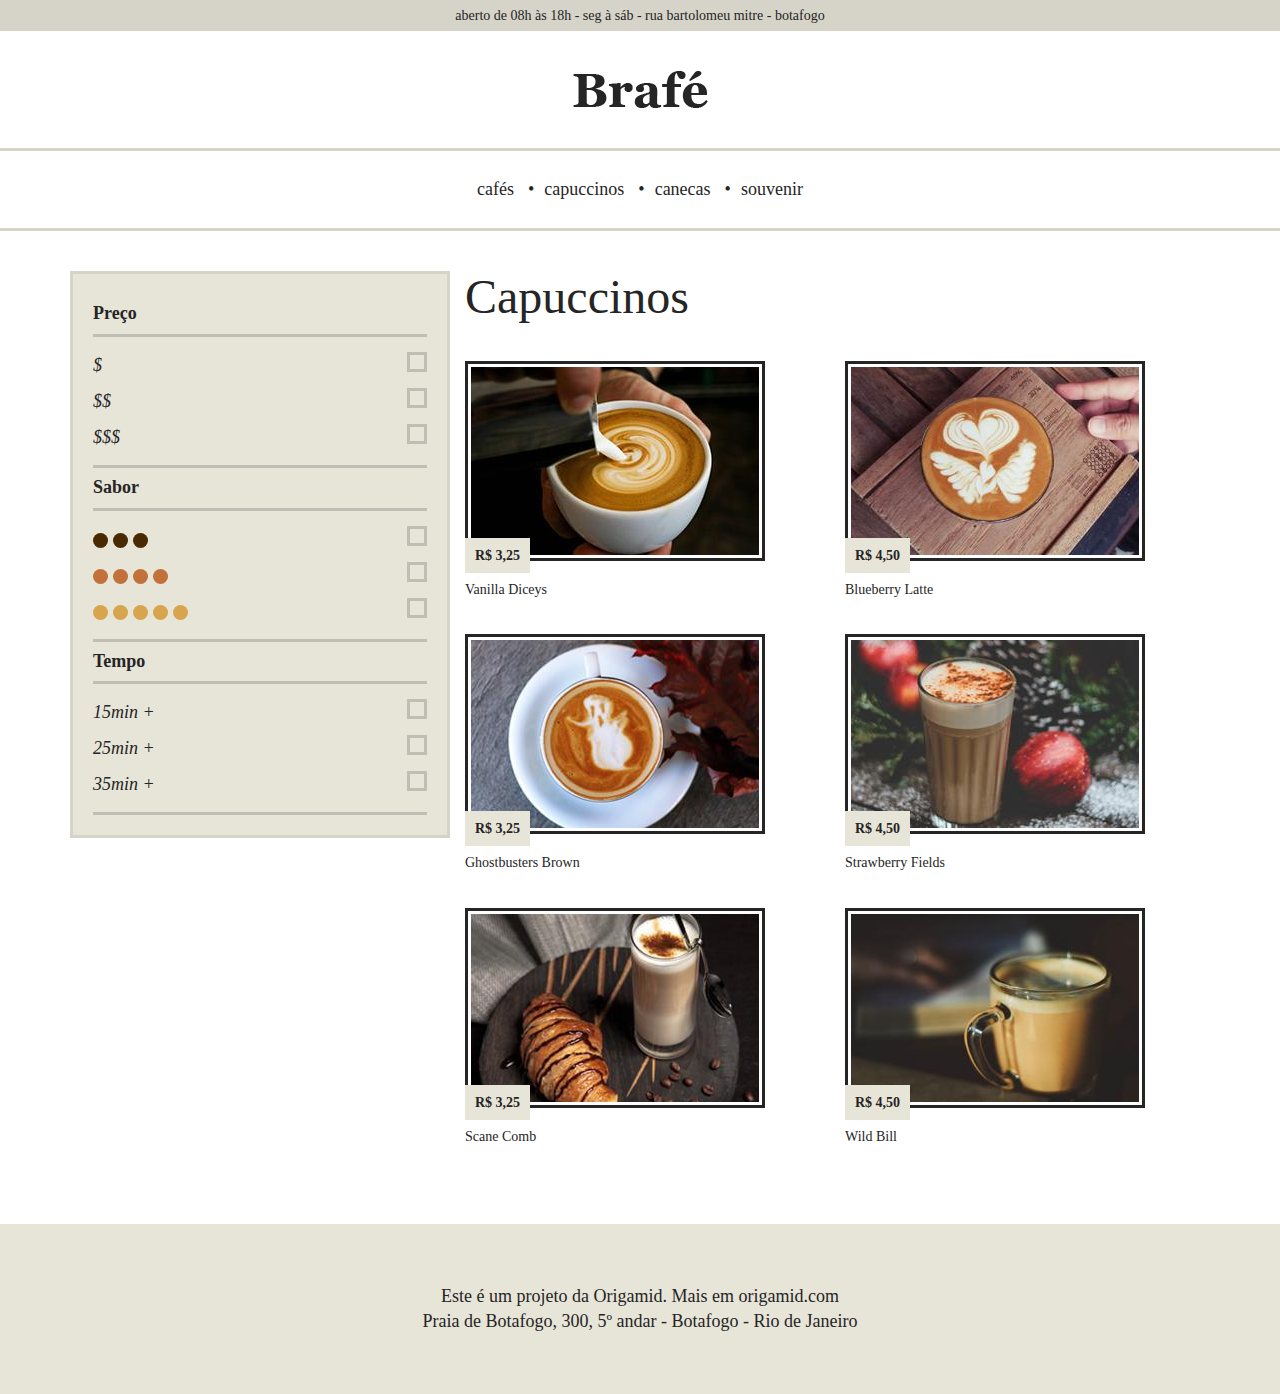
<file: Brafé/Brafé03/index.html>
<!DOCTYPE html>
<html>
<head>
	<title>Brafé 2</title>
	<meta charset="utf-8">
	<meta name="viewport" content="width=device-width, initial-scale=1, shrink-to-fit=no">
	<link rel="stylesheet" type="text/css" href="css/bootstrap.min.css">
	<link rel="stylesheet" type="text/css" href="css/style.css">
</head>
<body>
	
	<header>
		<div class="header-informacoes">
			<p>aberto de 08h às 18h - seg à sáb - rua bartolomeu mitre - botafogo</p>
		</div>
		<a class="header-logo" href="index.html">
			<img src="img/brafe.png" alt="Brafé">
		</a>
		<nav class="header-menu">
			<ul>
				<li><a href="#">cafés</a></li>
				<li><a href="#">capuccinos</a></li>
				<li><a href="#">canecas</a></li>
				<li><a href="#">souvenir</a></li>
			</ul>
		</nav>
	</header>
	
	<div class="container">
		<div class="row">
			<nav class="filtro col-md-4">
				<h2>Preço</h2>
				<ul>
					<li>$</li>
					<li>$$</li>
					<li>$$$</li>
				</ul>
				<h2>Sabor</h2>
				<ul class="sabor">
					<li><span class="sabor-3">Marrom</span></li>
					<li><span class="sabor-4">Laranja</span></li>
					<li><span class="sabor-5">Amarelo</span></li>
				</ul>
				<h2>Tempo</h2>
				<ul>
					<li>15min +</li>
					<li>25min +</li>
					<li>35min +</li>
				</ul>
			</nav>
			
			<section class="produtos col-md-8">
				<h1>Capuccinos</h1>
				<ul class="row">
					<li class="col-6">
						<img src="img/cafe-1.jpg" alt="Café 1">
						<span>R$ 3,25</span>
						<h2>Vanilla Diceys</h2>
					</li>
					
					<li class="col-6">
						<img src="img/cafe-2.jpg" alt="Café 1">
						<span>R$ 4,50</span>
						<h2>Blueberry Latte</h2>
					</li>
					
					<li class="col-6">
						<img src="img/cafe-3.jpg" alt="Café 1">
						<span>R$ 3,25</span>
						<h2>Ghostbusters Brown</h2>
					</li>
					
					<li class="col-6">
						<img src="img/cafe-4.jpg" alt="Café 1">
						<span>R$ 4,50</span>
						<h2>Strawberry Fields</h2>
					</li>
					
					<li class="col-6">
						<img src="img/cafe-5.jpg" alt="Café 1">
						<span>R$ 3,25</span>
						<h2>Scane Comb</h2>
					</li>
					
					<li class="col-6">
						<img src="img/cafe-6.jpg" alt="Café 1">
						<span>R$ 4,50</span>
						<h2>Wild Bill</h2>
					</li>
				</ul>
			</section>
	</div>
	</div>
	
	<footer class="footer">
		<p>Este é um projeto da Origamid. Mais em origamid.com</p>
		<p>Praia de Botafogo, 300, 5º andar - Botafogo - Rio de Janeiro</p>
	</footer>
	
</body>
</html>
</file>
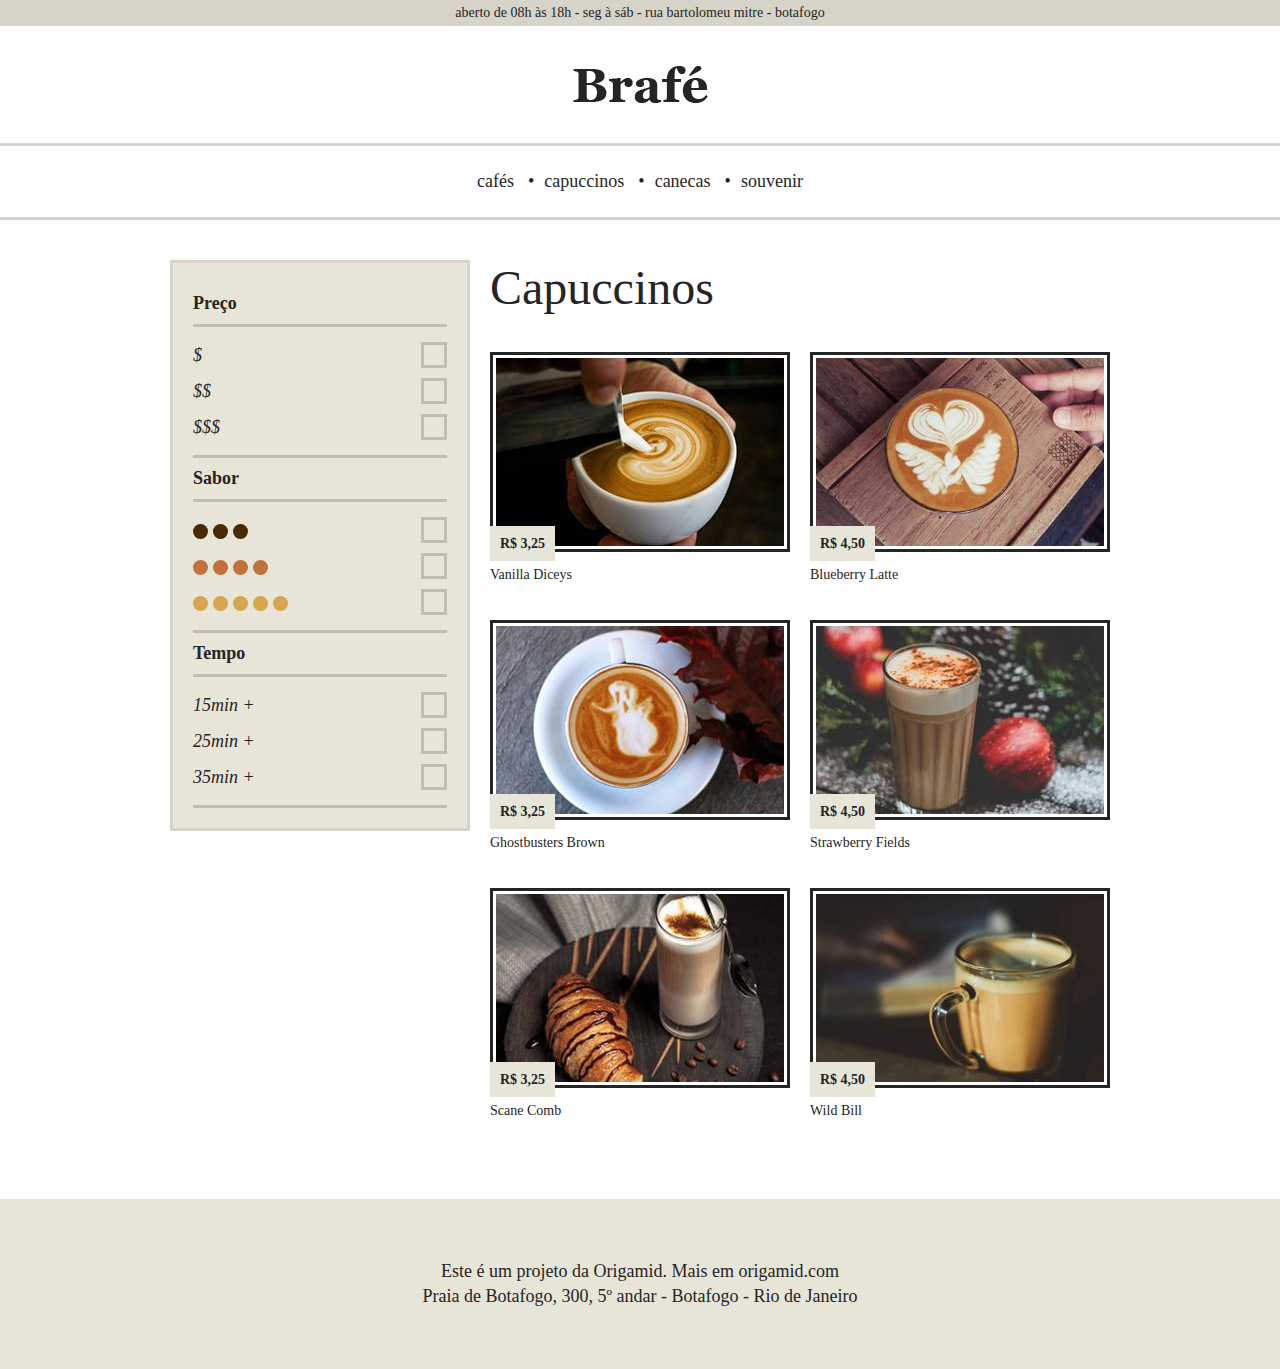
<file: Brafé/Brafé02/Flex/index.html>
<!DOCTYPE html>
<html>
<head>
	<title>Brafé 2</title>
	<meta charset="utf-8">
	<meta name="viewport" content="width=device-width, initial-scale=1, shrink-to-fit=no">
	<link rel="stylesheet" type="text/css" href="css/flex.css">
	<link rel="stylesheet" type="text/css" href="css/style.css">
</head>
<body>
	
	<header>
		<div class="header-informacoes">
			<p>aberto de 08h às 18h - seg à sáb - rua bartolomeu mitre - botafogo</p>
		</div>
		<a class="header-logo" href="index.html">
			<img src="img/brafe.png" alt="Brafé">
		</a>
		<nav class="header-menu">
			<ul>
				<li><a href="#">cafés</a></li>
				<li><a href="#">capuccinos</a></li>
				<li><a href="#">canecas</a></li>
				<li><a href="#">souvenir</a></li>
			</ul>
		</nav>
	</header>
	
	<div class="flex">
		<nav class="filtro flex-item-4">
			<h2>Preço</h2>
			<ul>
				<li>$</li>
				<li>$$</li>
				<li>$$$</li>
			</ul>
			<h2>Sabor</h2>
			<ul class="sabor">
				<li><span class="sabor-3">Marrom</span></li>
				<li><span class="sabor-4">Laranja</span></li>
				<li><span class="sabor-5">Amarelo</span></li>
			</ul>
			<h2>Tempo</h2>
			<ul>
				<li>15min +</li>
				<li>25min +</li>
				<li>35min +</li>
			</ul>
		</nav>
		
		<section class="produtos flex-item-8">
			<h1>Capuccinos</h1>
			<ul class="flex-row">
				<li class="flex-item-6">
					<img src="img/cafe-1.jpg" alt="Café 1">
					<span>R$ 3,25</span>
					<h2>Vanilla Diceys</h2>
				</li>
				
				<li class="flex-item-6">
					<img src="img/cafe-2.jpg" alt="Café 1">
					<span>R$ 4,50</span>
					<h2>Blueberry Latte</h2>
				</li>
				
				<li class="flex-item-6">
					<img src="img/cafe-3.jpg" alt="Café 1">
					<span>R$ 3,25</span>
					<h2>Ghostbusters Brown</h2>
				</li>
				
				<li class="flex-item-6">
					<img src="img/cafe-4.jpg" alt="Café 1">
					<span>R$ 4,50</span>
					<h2>Strawberry Fields</h2>
				</li>
				
				<li class="flex-item-6">
					<img src="img/cafe-5.jpg" alt="Café 1">
					<span>R$ 3,25</span>
					<h2>Scane Comb</h2>
				</li>
				
				<li class="flex-item-6">
					<img src="img/cafe-6.jpg" alt="Café 1">
					<span>R$ 4,50</span>
					<h2>Wild Bill</h2>
				</li>
			</ul>
		</section>
	</div>
	
	<footer class="footer">
		<p>Este é um projeto da Origamid. Mais em origamid.com</p>
		<p>Praia de Botafogo, 300, 5º andar - Botafogo - Rio de Janeiro</p>
	</footer>
	
</body>
</html>
</file>
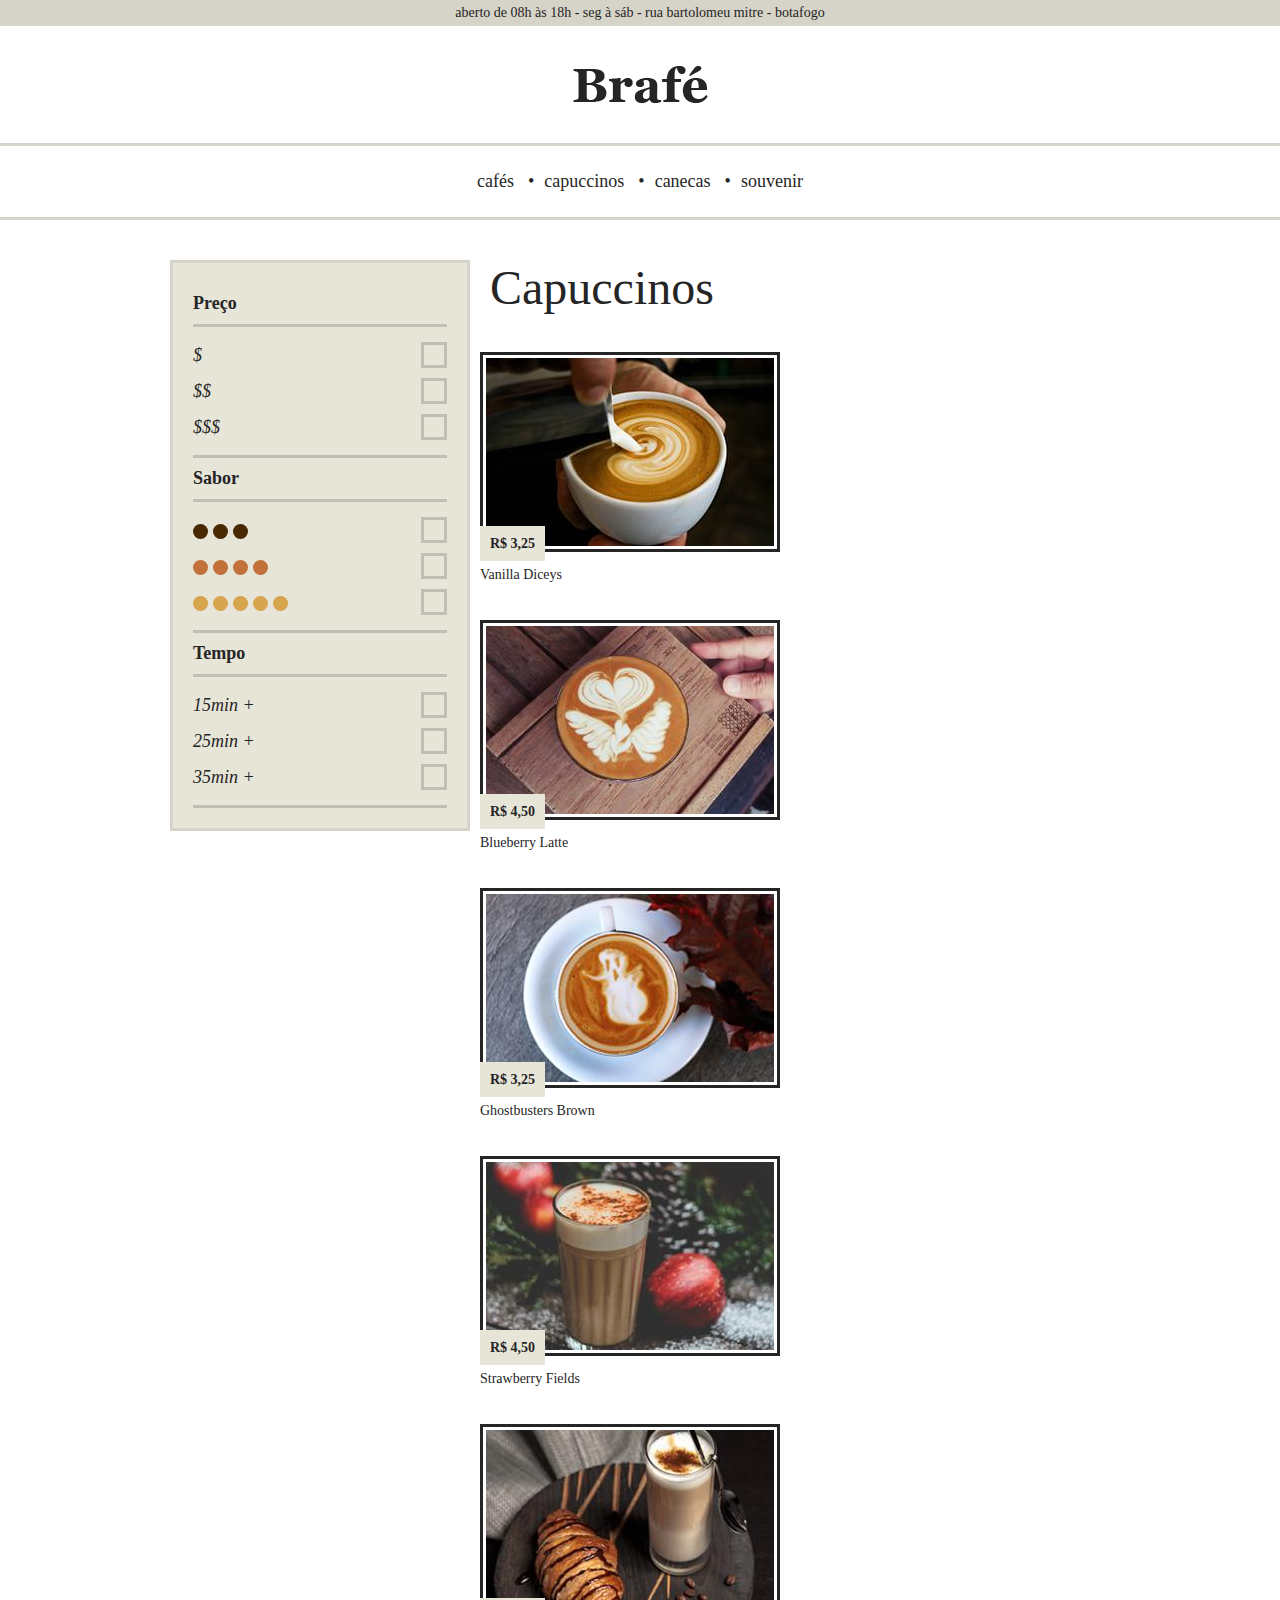
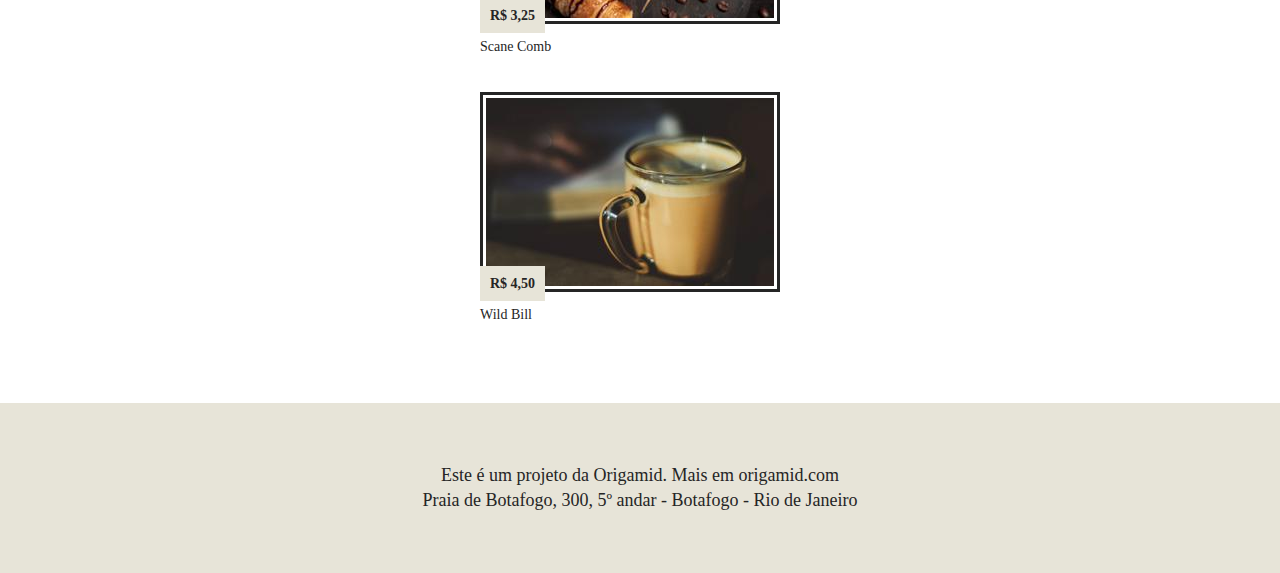
<file: Brafé/Brafé02/Grid/index.html>
<!DOCTYPE html>
<html>
<head>
	<title>Brafé 2</title>
	<meta charset="utf-8">
	<meta name="viewport" content="width=device-width, initial-scale=1, shrink-to-fit=no">
	<link rel="stylesheet" type="text/css" href="css/grid.css">
	<link rel="stylesheet" type="text/css" href="css/style.css">
</head>
<body>
	
	<header>
		<div class="header-informacoes">
			<p>aberto de 08h às 18h - seg à sáb - rua bartolomeu mitre - botafogo</p>
		</div>
		<a class="header-logo" href="index.html">
			<img src="img/brafe.png" alt="Brafé">
		</a>
		<nav class="header-menu">
			<ul>
				<li><a href="#">cafés</a></li>
				<li><a href="#">capuccinos</a></li>
				<li><a href="#">canecas</a></li>
				<li><a href="#">souvenir</a></li>
			</ul>
		</nav>
	</header>
	
	<div class="container">
		<nav class="filtro grid-4">
			<h2>Preço</h2>
			<ul>
				<li>$</li>
				<li>$$</li>
				<li>$$$</li>
			</ul>
			<h2>Sabor</h2>
			<ul class="sabor">
				<li><span class="sabor-3">Marrom</span></li>
				<li><span class="sabor-4">Laranja</span></li>
				<li><span class="sabor-5">Amarelo</span></li>
			</ul>
			<h2>Tempo</h2>
			<ul>
				<li>15min +</li>
				<li>25min +</li>
				<li>35min +</li>
			</ul>
		</nav>
		
		<section class="produtos grid-8">
			<h1>Capuccinos</h1>
			<ul class="row-mobile">
				<li class="grid-mobile-6">
					<img src="img/cafe-1.jpg" alt="Café 1">
					<span>R$ 3,25</span>
					<h2>Vanilla Diceys</h2>
				</li>
				
				<li class="grid-mobile-6">
					<img src="img/cafe-2.jpg" alt="Café 1">
					<span>R$ 4,50</span>
					<h2>Blueberry Latte</h2>
				</li>
				
				<li class="grid-mobile-6">
					<img src="img/cafe-3.jpg" alt="Café 1">
					<span>R$ 3,25</span>
					<h2>Ghostbusters Brown</h2>
				</li>
				
				<li class="grid-mobile-6">
					<img src="img/cafe-4.jpg" alt="Café 1">
					<span>R$ 4,50</span>
					<h2>Strawberry Fields</h2>
				</li>
				
				<li class="grid-mobile-6">
					<img src="img/cafe-5.jpg" alt="Café 1">
					<span>R$ 3,25</span>
					<h2>Scane Comb</h2>
				</li>
				
				<li class="grid-mobile-6">
					<img src="img/cafe-6.jpg" alt="Café 1">
					<span>R$ 4,50</span>
					<h2>Wild Bill</h2>
				</li>
			</ul>
		</section>
	</div>
	
	<footer class="footer">
		<p>Este é um projeto da Origamid. Mais em origamid.com</p>
		<p>Praia de Botafogo, 300, 5º andar - Botafogo - Rio de Janeiro</p>
	</footer>
	
</body>
</html>
</file>
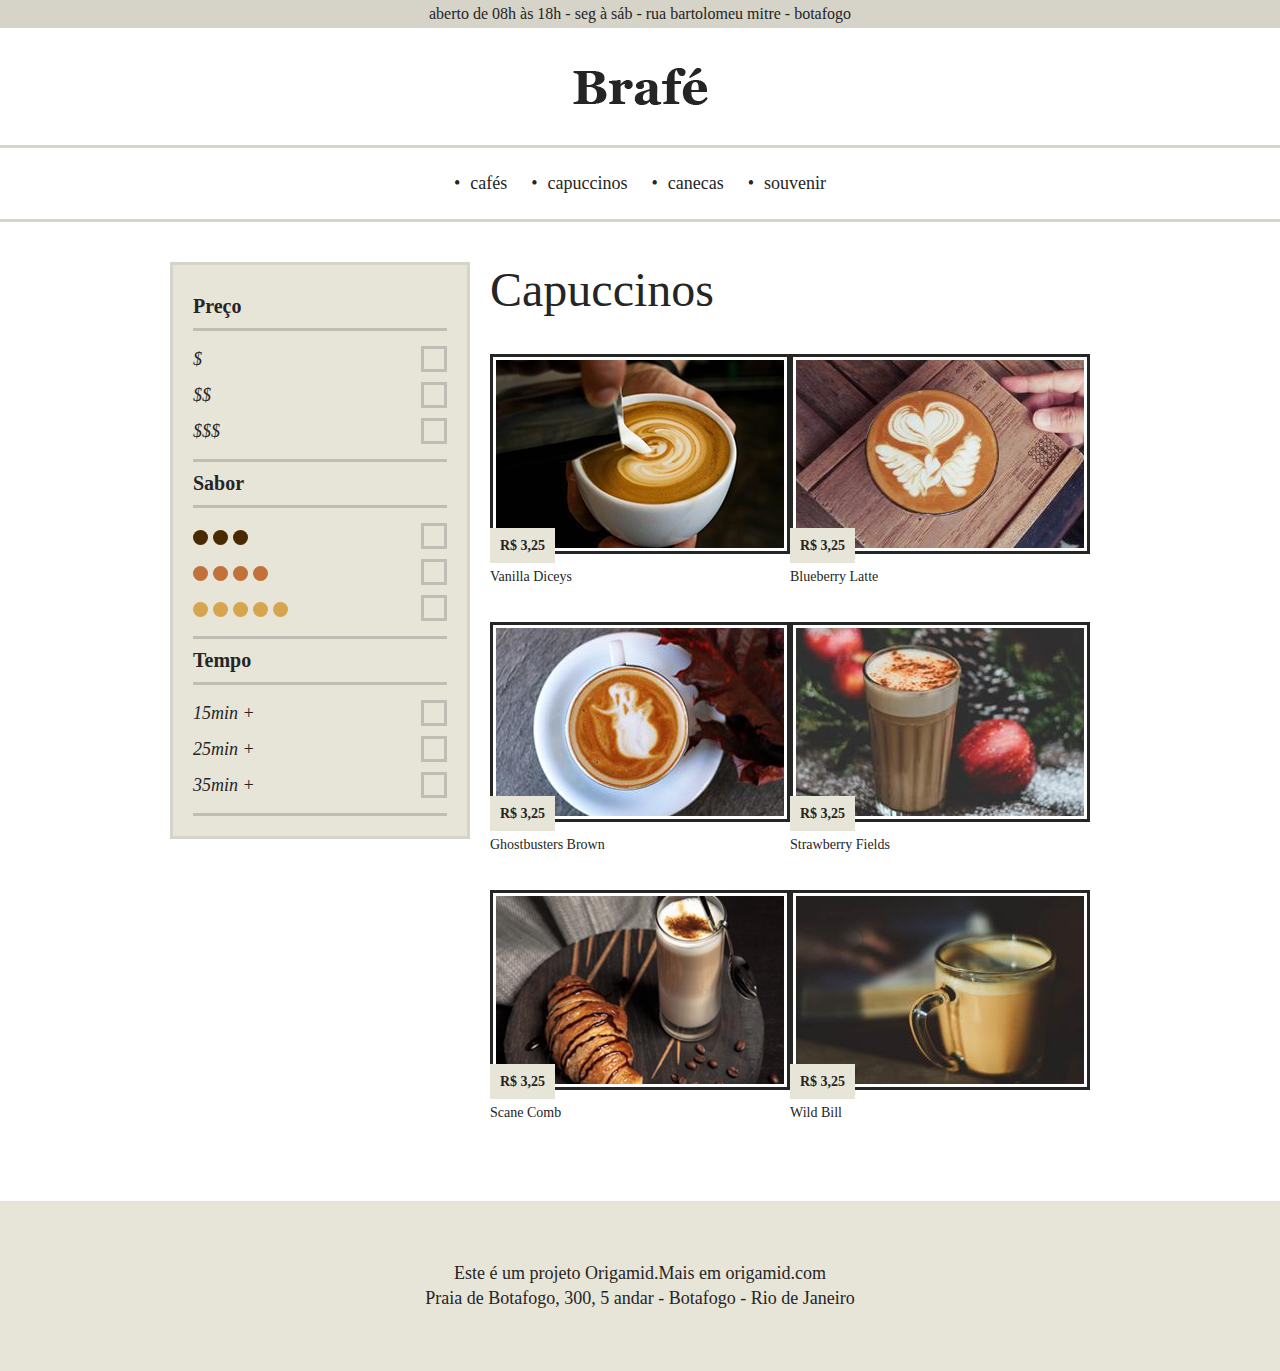
<file: Brafé/Brafé02/Puro/index.html>
<!DOCTYPE html>
<html>
<head>
	<title>Brafé 2</title>
	<meta chraset="utf-8">
	<meta name="viewport" content="width=device-width, initial-scale=1, shrink-to-fit=no">
	<link rel="stylesheet" type="text/css" href="css/style.css">
</head>
<body>

	<header>
		<div class="header-informacoes">
			<p>aberto de 08h às 18h - seg à sáb - rua bartolomeu mitre - botafogo </p>
		</div>
		<a class="header-logo" href="index.html">
			<img src="img/brafe.png" alt="Brafé">
		</a>
		<nav class="header-menu">
			<ul>
				<li><a href="#">cafés</a></li>
				<li><a href="#">capuccinos</a></li>
				<li><a href="#">canecas</a></li>
				<li><a href="#">souvenir</a></li>
	</header>

	<div class="container">
		<nav class="filtro">
			<h2>Preço</h2>
			<ul>
				<li>$</li>
				<li>$$</li>
				<li>$$$</li>
			</ul>
			<h2>Sabor</h2>
			<ul class="sabor">
				<li><span class="sabor-3">marrom</span></li>
				<li><span class="sabor-4">laranja</span></li>
				<li><span class="sabor-5">amarelo</span></li>
			</ul>
			<h2>Tempo</h2>
			<ul>
				<li>15min +</li>
				<li>25min +</li>
				<li>35min + </li>
			</ul>
		</nav>

		<section class="produtos">
			<h1>Capuccinos</h1>
			<ul>
				<li>
					<img src="img/cafe-1.jpg" alt="Café 1">
					<span>R$ 3,25</span>
					<h2>Vanilla Diceys</h2>
				</li>

				<li>
					<img src="img/cafe-2.jpg" alt="Café 1">
					<span>R$ 3,25</span>
					<h2>Blueberry Latte</h2>
				</li>

				<li>
					<img src="img/cafe-3.jpg" alt="Café 1">
					<span>R$ 3,25</span>
					<h2>Ghostbusters Brown</h2>
				</li>

				<li>
					<img src="img/cafe-4.jpg" alt="Café 1">
					<span>R$ 3,25</span>
					<h2>Strawberry Fields</h2>
				</li>

				<li>
					<img src="img/cafe-5.jpg" alt="Café 1">
					<span>R$ 3,25</span>
					<h2>Scane Comb</h2>
				</li>

				<li>
					<img src="img/cafe-6.jpg" alt="Café 1">
					<span>R$ 3,25</span>
					<h2>Wild Bill</h2>
				</li>
			</ul>
		</section>
	</div>

	<footer class="footer">
		<p>Este é um projeto Origamid.Mais em origamid.com</p>
		<p>Praia de Botafogo, 300, 5 andar - Botafogo - Rio de Janeiro</p>
	</footer>

</body>


</html>
</file>
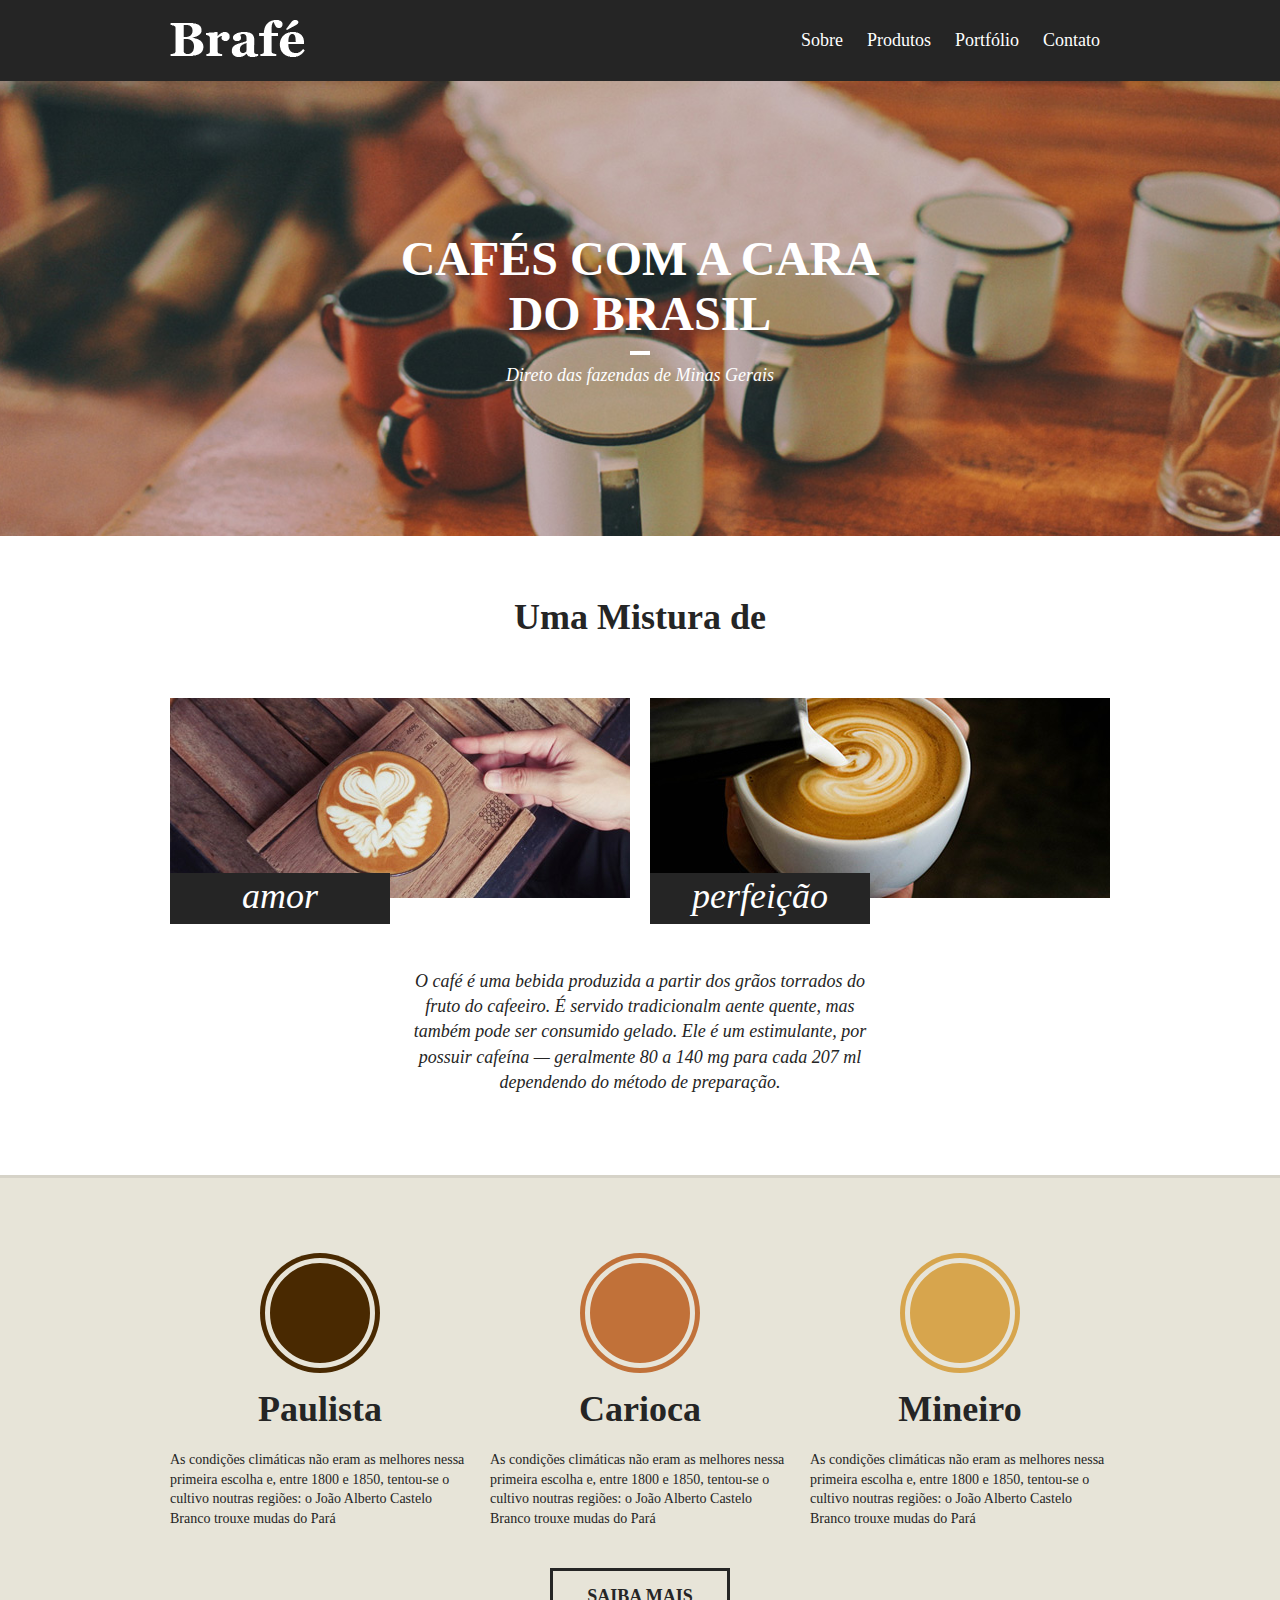
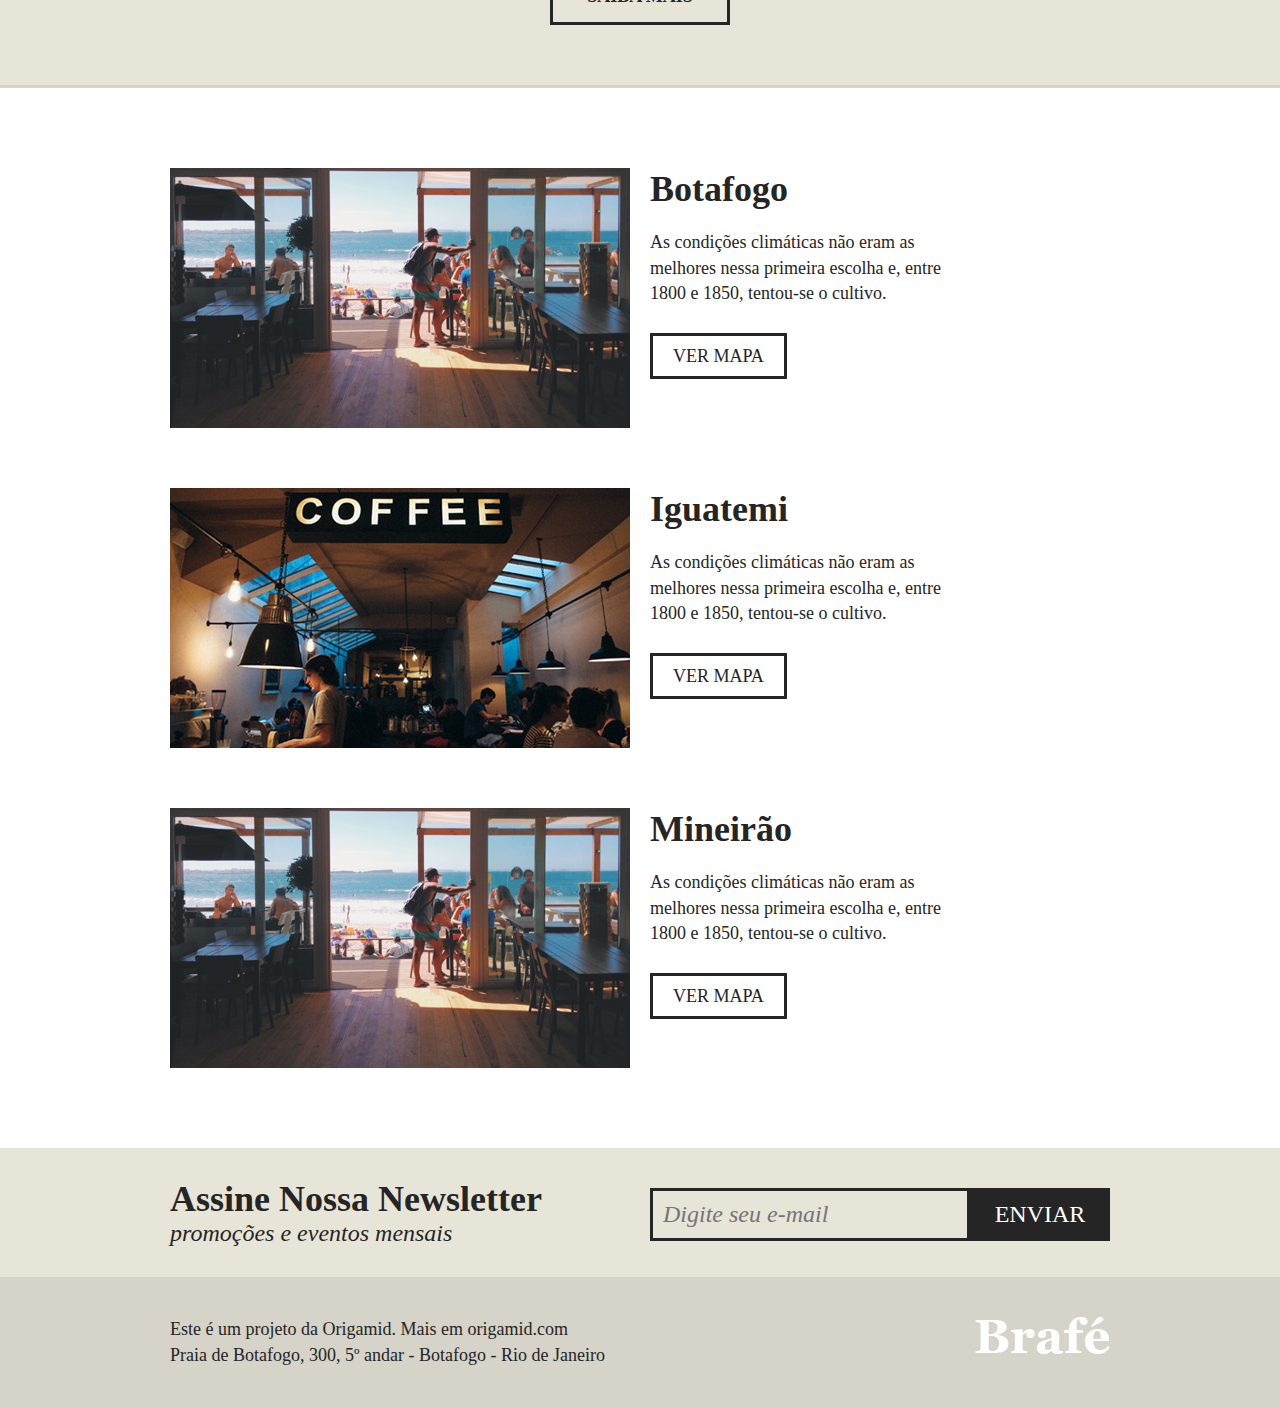
<file: Brafé/2-puro-grid-flexbox-bootstrap-1/2-10-brafe-1-puro-responsivo-2_arquivos/brafe-1-puro/index.html>
<!DOCTYPE html>
<html>
<head>
	<title>Brafé 1</title>
	<meta charset="utf-8">
	<meta name="viewport" content="width=device-width, initial-scale=1, shrink-to-fit=no">
	<link rel="stylesheet" type="text/css" href="css/style.css">
</head>
<body>
	
	<header class="menu">
		<div class="menu-container">
			<a class="menu-logo" href="#"><img src="img/brafe.png" alt="Brafé"></a>	
			<nav class="menu-nav">
				<ul>
					<li><a href="#">Sobre</a></li>
					<li><a href="#">Produtos</a></li>
					<li><a href="#">Portfólio</a></li>
					<li><a href="#">Contato</a></li>
				</ul>
			</nav>
		</div>
	</header>
	
	<main class="intro">
		<h1>Cafés com a cara<br>do Brasil</h1>
		<p>Direto das fazendas de Minas Gerais</p>
	</main>
	
	<section class="sobre">
		<h2>Uma Mistura de</h2>
		<div class="sobre-container">
			<div class="sobre-item">
				<img src="img/cafe-1.jpg">
				<h3>amor</h3>
			</div>
			<div class="sobre-item">
				<img src="img/cafe-2.jpg">
				<h3>perfeição</h3>
			</div>
		</div>
		<p>O café é uma bebida produzida a partir dos grãos torrados do fruto do cafeeiro. É servido tradicionalm
aente quente, mas também pode ser consumido gelado. Ele é um estimulante, por possuir cafeína — geralmente 80 a 140 mg para cada 207 ml dependendo do método de preparação.</p>
	</section>
	
	<section class="produtos">
		<div class="produtos-container">
			<div class="produtos-item">
				<h2 class="produtos-paulista">Paulista</h2>
				<p>As condições climáticas não eram as melhores nessa primeira escolha e, entre 1800 e 1850, tentou-se o cultivo noutras regiões: o João Alberto Castelo Branco trouxe mudas do Pará</p>
			</div>
			<div class="produtos-item">
				<h2 class="produtos-carioca">Carioca</h2>
				<p>As condições climáticas não eram as melhores nessa primeira escolha e, entre 1800 e 1850, tentou-se o cultivo noutras regiões: o João Alberto Castelo Branco trouxe mudas do Pará</p>
			</div>
			<div class="produtos-item">
				<h2 class="produtos-mineiro">Mineiro</h2>
				<p>As condições climáticas não eram as melhores nessa primeira escolha e, entre 1800 e 1850, tentou-se o cultivo noutras regiões: o João Alberto Castelo Branco trouxe mudas do Pará</p>
			</div>
		</div>
		<a class="produtos-btn" href="#">Saiba Mais</a>
	</section>
	
	<section class="locais">
		<div class="locais-item">
			<img src="img/botafogo.jpg" alt="Brafé unidade Botafogo">
			<div>
				<h2>Botafogo</h2>
				<p>As condições climáticas não eram as melhores nessa primeira escolha e, entre 1800 e 1850, tentou-se o cultivo.</p>
				<a href="#">Ver Mapa</a>
			</div>
		</div>
		
		<div class="locais-item">
			<img src="img/iguatemi.jpg" alt="Brafé unidade Iguatemi">
			<div>
				<h2>Iguatemi</h2>
				<p>As condições climáticas não eram as melhores nessa primeira escolha e, entre 1800 e 1850, tentou-se o cultivo.</p>
				<a href="#">Ver Mapa</a>
			</div>
		</div>
		
		<div class="locais-item">
			<img src="img/botafogo.jpg" alt="Brafé unidade Mineirão">
			<div>
				<h2>Mineirão</h2>
				<p>As condições climáticas não eram as melhores nessa primeira escolha e, entre 1800 e 1850, tentou-se o cultivo.</p>
				<a href="#">Ver Mapa</a>
			</div>
		</div>
	
	</section>
	
	<section class="assine">
		<div class="assine-container">
			<div class="assine-info">
				<h2>Assine Nossa Newsletter</h2>
				<p>promoções e eventos mensais</p>
			</div>
			<form>
				<label>E-mail</label>
				<input type="text" placeholder="Digite seu e-mail">
				<button type="submit">Enviar</button>
			</form>
		</div>
	</section>
	
	<footer class="footer">
		<div class="footer-container">
			<p>Este é um projeto da Origamid. Mais em origamid.com<br>Praia de Botafogo, 300, 5º andar - Botafogo - Rio de Janeiro</p>
			<img src="img/brafe.png" alt="Brafé">
		</div>
	</footer>
	
</body>
</html>
</file>
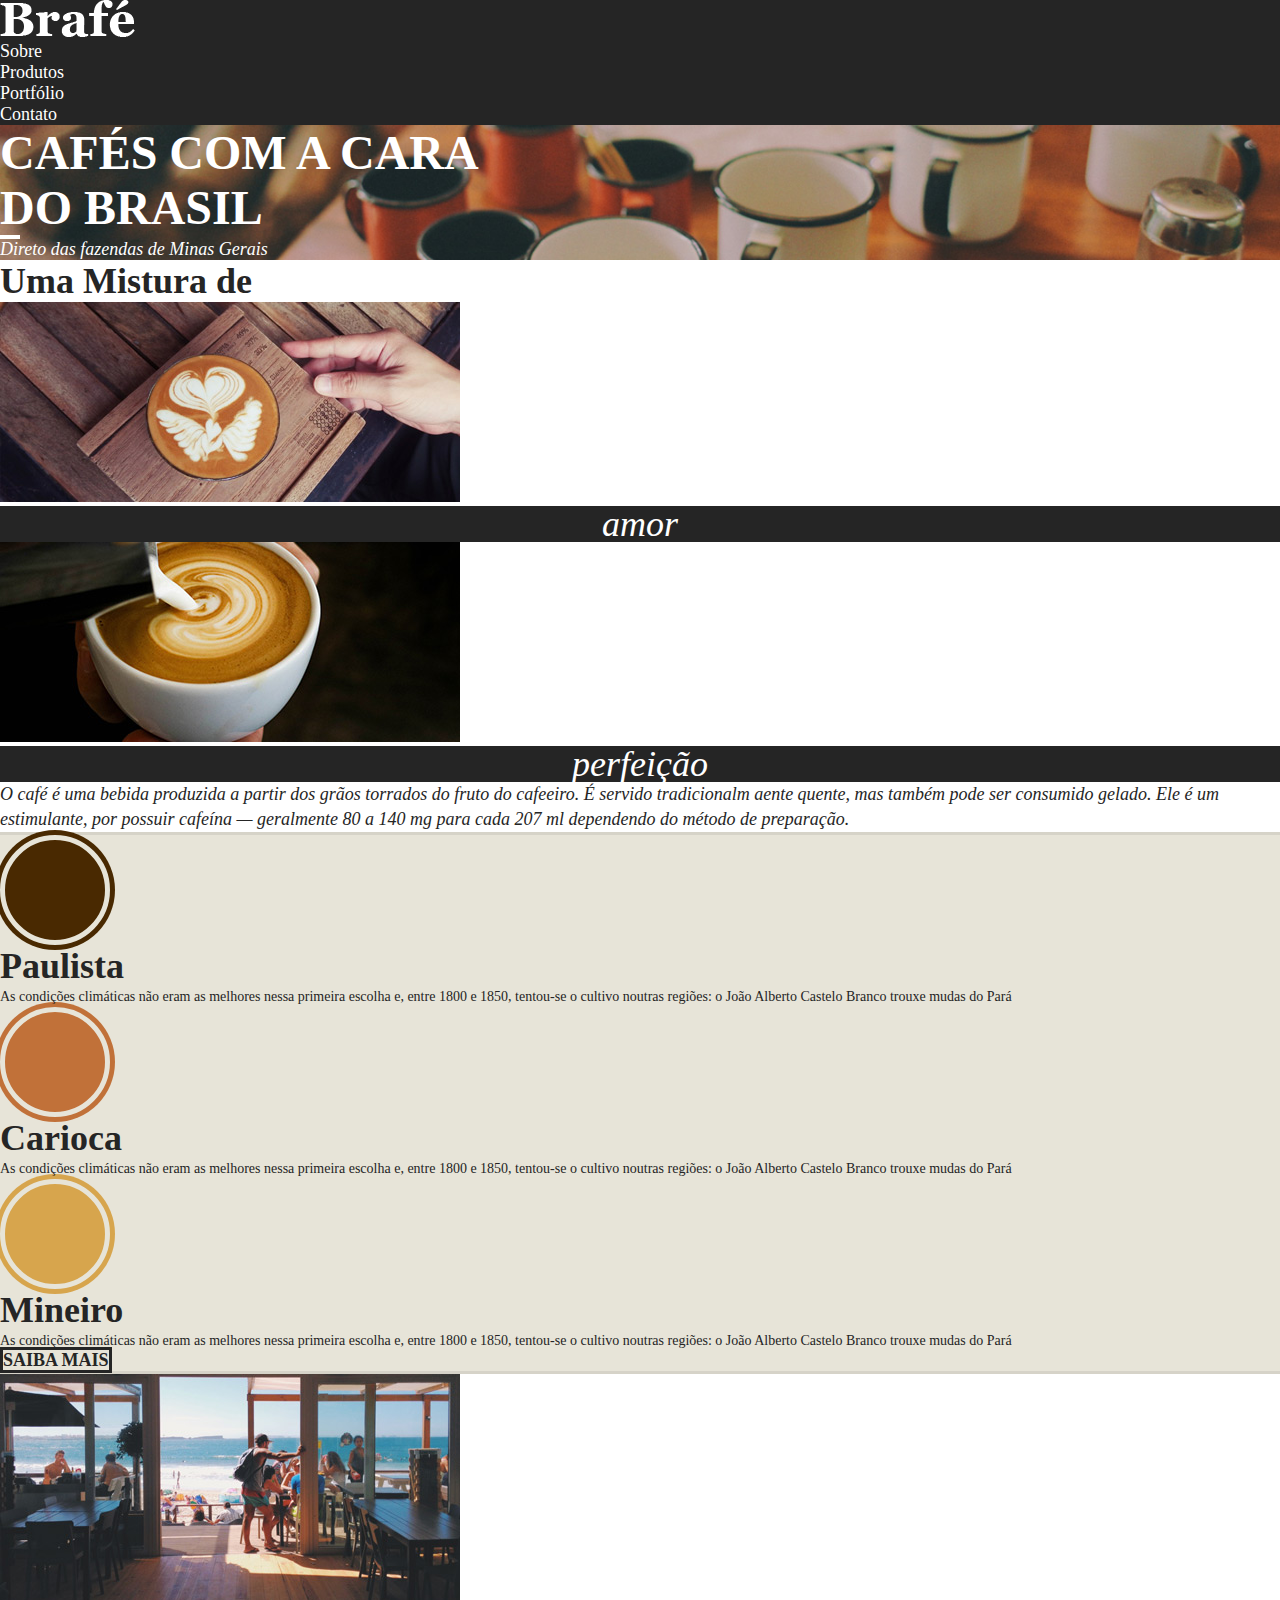
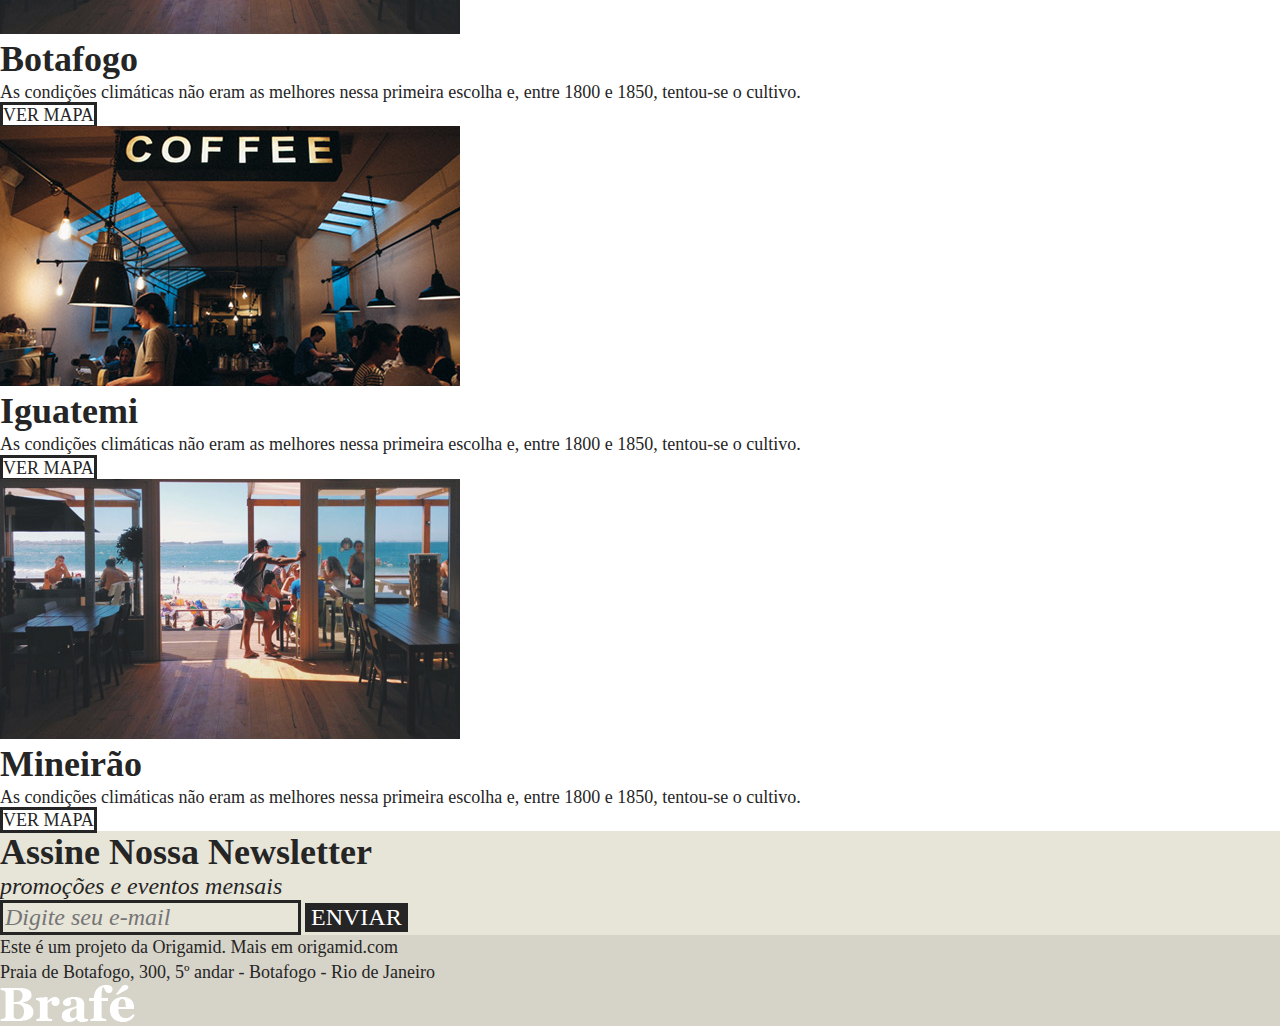
<file: Brafé/2-puro-grid-flexbox-bootstrap-1/2-11-brafe-1-grid_arquivos/brafe-1-estrutura/index.html>
<!DOCTYPE html>
<html>
<head>
	<title>Brafé 1</title>
	<meta charset="utf-8">
	<meta name="viewport" content="width=device-width, initial-scale=1, shrink-to-fit=no">
	<link rel="stylesheet" type="text/css" href="css/style.css">
</head>
<body>
	
	<header class="menu">
		<div>
			<a class="menu-logo" href="#"><img src="img/brafe.png" alt="Brafé"></a>	
			<nav class="menu-nav">
				<ul>
					<li><a href="#">Sobre</a></li>
					<li><a href="#">Produtos</a></li>
					<li><a href="#">Portfólio</a></li>
					<li><a href="#">Contato</a></li>
				</ul>
			</nav>
		</div>
	</header>
	
	<main class="intro">
		<h1>Cafés com a cara<br>do Brasil</h1>
		<p>Direto das fazendas de Minas Gerais</p>
	</main>
	
	<section class="sobre">
		<h2>Uma Mistura de</h2>
		<div>
			<div class="sobre-item">
				<img src="img/cafe-1.jpg">
				<h3>amor</h3>
			</div>
			<div class="sobre-item">
				<img src="img/cafe-2.jpg">
				<h3>perfeição</h3>
			</div>
		</div>
		<p>O café é uma bebida produzida a partir dos grãos torrados do fruto do cafeeiro. É servido tradicionalm
aente quente, mas também pode ser consumido gelado. Ele é um estimulante, por possuir cafeína — geralmente 80 a 140 mg para cada 207 ml dependendo do método de preparação.</p>
	</section>
	
	<section class="produtos">
		<div>
			<div class="produtos-item">
				<h2 class="produtos-paulista">Paulista</h2>
				<p>As condições climáticas não eram as melhores nessa primeira escolha e, entre 1800 e 1850, tentou-se o cultivo noutras regiões: o João Alberto Castelo Branco trouxe mudas do Pará</p>
			</div>
			<div class="produtos-item">
				<h2 class="produtos-carioca">Carioca</h2>
				<p>As condições climáticas não eram as melhores nessa primeira escolha e, entre 1800 e 1850, tentou-se o cultivo noutras regiões: o João Alberto Castelo Branco trouxe mudas do Pará</p>
			</div>
			<div class="produtos-item">
				<h2 class="produtos-mineiro">Mineiro</h2>
				<p>As condições climáticas não eram as melhores nessa primeira escolha e, entre 1800 e 1850, tentou-se o cultivo noutras regiões: o João Alberto Castelo Branco trouxe mudas do Pará</p>
			</div>
		</div>
		<a class="produtos-btn" href="#">Saiba Mais</a>
	</section>
	
	<section class="locais">
		<div class="locais-item">
			<img src="img/botafogo.jpg" alt="Brafé unidade Botafogo">
			<div>
				<h2>Botafogo</h2>
				<p>As condições climáticas não eram as melhores nessa primeira escolha e, entre 1800 e 1850, tentou-se o cultivo.</p>
				<a href="#">Ver Mapa</a>
			</div>
		</div>
		
		<div class="locais-item">
			<img src="img/iguatemi.jpg" alt="Brafé unidade Iguatemi">
			<div>
				<h2>Iguatemi</h2>
				<p>As condições climáticas não eram as melhores nessa primeira escolha e, entre 1800 e 1850, tentou-se o cultivo.</p>
				<a href="#">Ver Mapa</a>
			</div>
		</div>
		
		<div class="locais-item">
			<img src="img/botafogo.jpg" alt="Brafé unidade Mineirão">
			<div>
				<h2>Mineirão</h2>
				<p>As condições climáticas não eram as melhores nessa primeira escolha e, entre 1800 e 1850, tentou-se o cultivo.</p>
				<a href="#">Ver Mapa</a>
			</div>
		</div>
	
	</section>
	
	<section class="assine">
		<div>
			<div class="assine-info">
				<h2>Assine Nossa Newsletter</h2>
				<p>promoções e eventos mensais</p>
			</div>
			<form>
				<label>E-mail</label>
				<input type="text" placeholder="Digite seu e-mail">
				<button type="submit">Enviar</button>
			</form>
		</div>
	</section>
	
	<footer class="footer">
		<div>
			<p>Este é um projeto da Origamid. Mais em origamid.com<br>Praia de Botafogo, 300, 5º andar - Botafogo - Rio de Janeiro</p>
			<img src="img/brafe.png" alt="Brafé">
		</div>
	</footer>
	
</body>
</html>
</file>
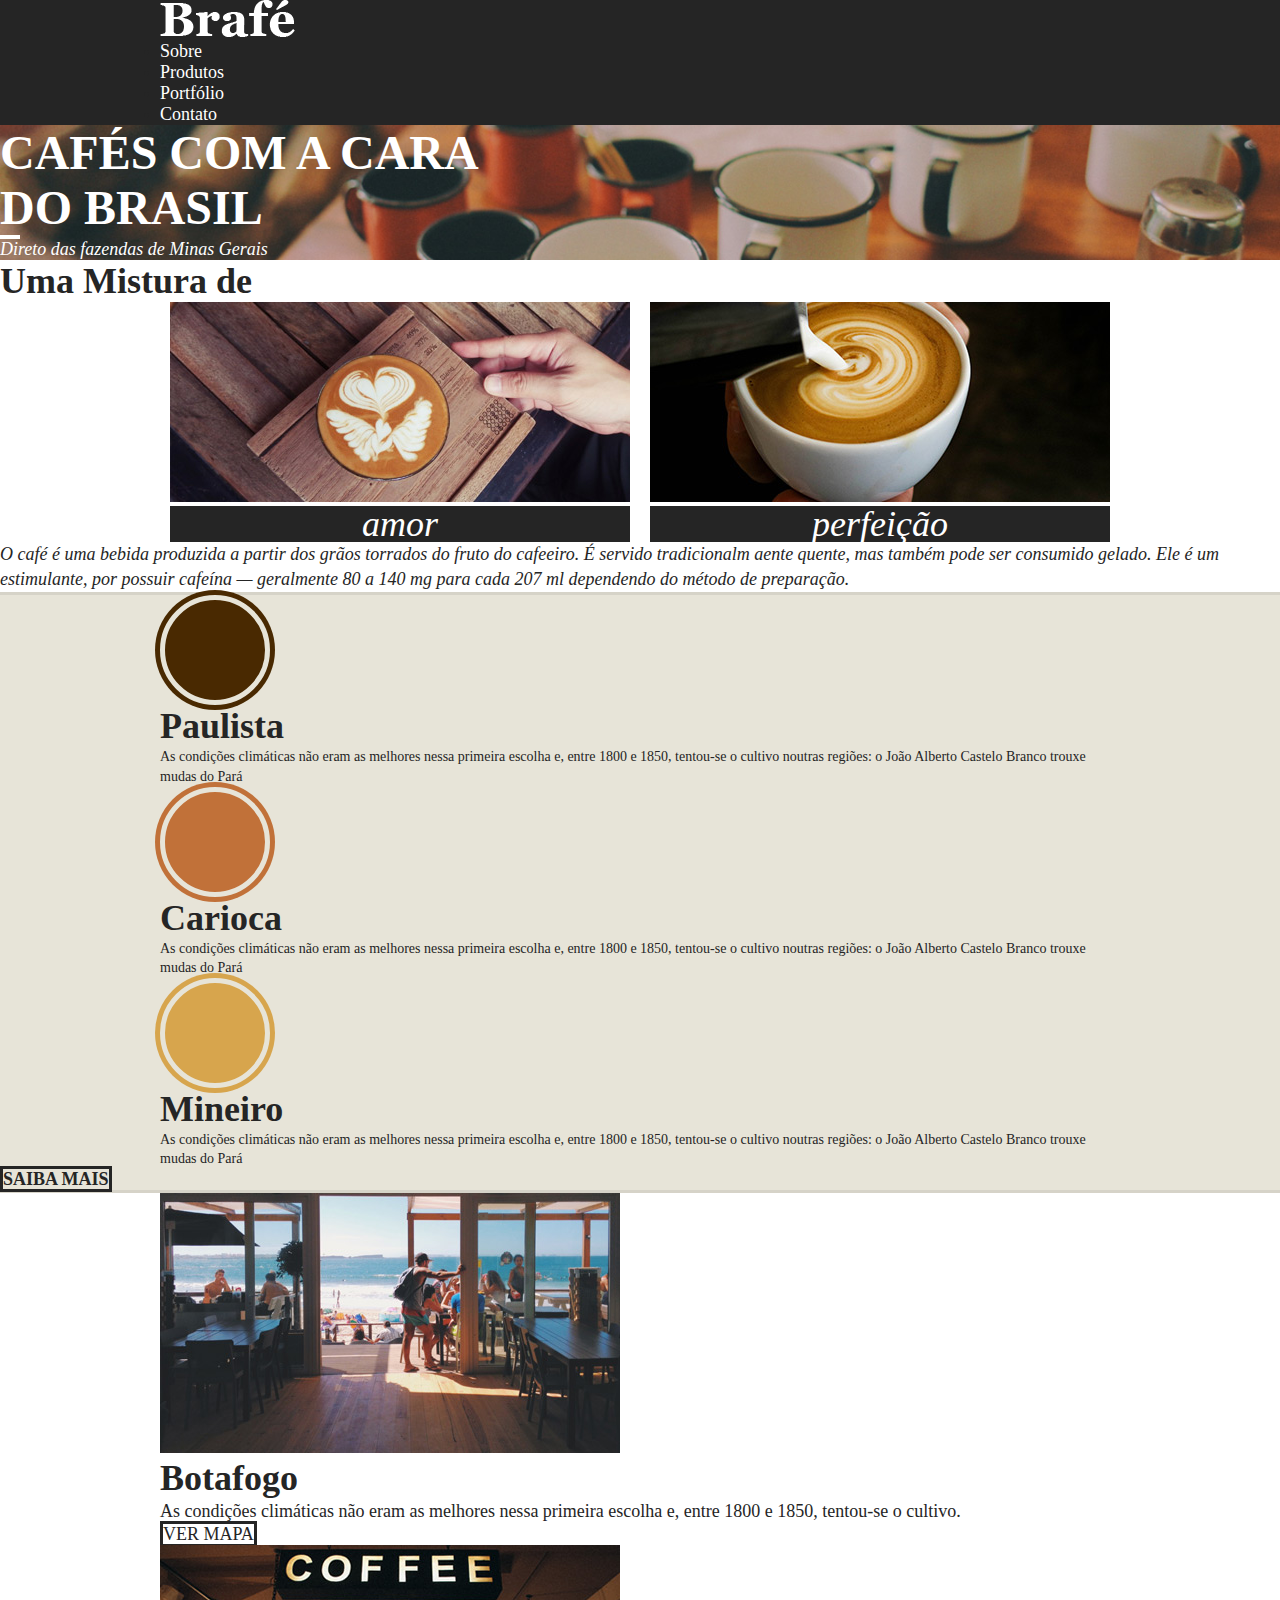
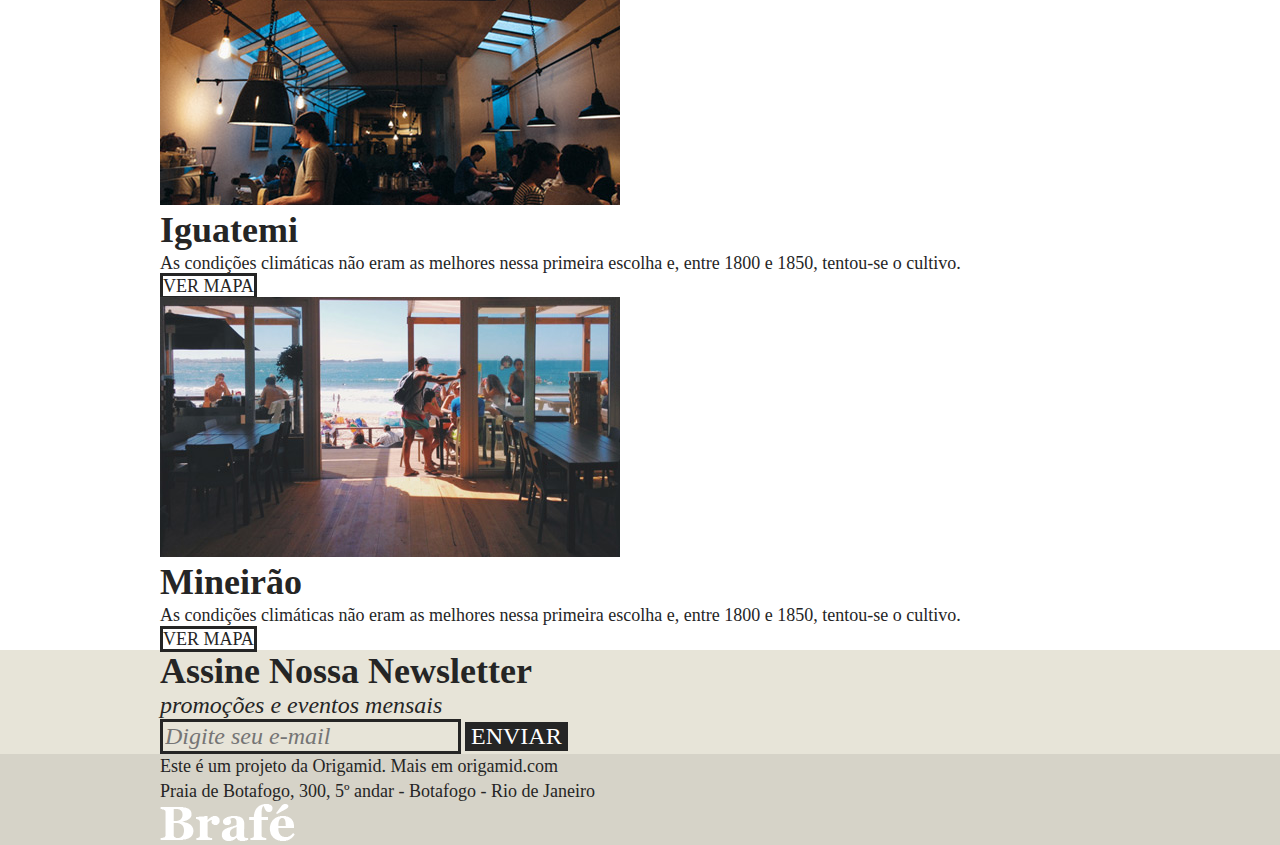
<file: Brafé/2-puro-grid-flexbox-bootstrap-1/2-11-brafe-1-grid_arquivos/brafe-1-grid/index.html>
<!DOCTYPE html>
<html>
<head>
	<title>Brafé 1</title>
	<meta charset="utf-8">
	<meta name="viewport" content="width=device-width, initial-scale=1, shrink-to-fit=no">
	<link rel="stylesheet" type="text/css" href="css/grid.css">
	<link rel="stylesheet" type="text/css" href="css/style.css">
</head>
<body>
	
	<header class="menu">
		<div class="container">
			<a class="menu-logo" href="#"><img src="img/brafe.png" alt="Brafé"></a>	
			<nav class="menu-nav">
				<ul>
					<li><a href="#">Sobre</a></li>
					<li><a href="#">Produtos</a></li>
					<li><a href="#">Portfólio</a></li>
					<li><a href="#">Contato</a></li>
				</ul>
			</nav>
		</div>
	</header>
	
	<main class="intro">
		<h1>Cafés com a cara<br>do Brasil</h1>
		<p>Direto das fazendas de Minas Gerais</p>
	</main>
	
	<section class="sobre">
		<h2>Uma Mistura de</h2>
		<div class="container">
			<div class="sobre-item grid-6">
				<img src="img/cafe-1.jpg">
				<h3>amor</h3>
			</div>
			<div class="sobre-item grid-6">
				<img src="img/cafe-2.jpg">
				<h3>perfeição</h3>
			</div>
		</div>
		<p>O café é uma bebida produzida a partir dos grãos torrados do fruto do cafeeiro. É servido tradicionalm
aente quente, mas também pode ser consumido gelado. Ele é um estimulante, por possuir cafeína — geralmente 80 a 140 mg para cada 207 ml dependendo do método de preparação.</p>
	</section>
	
	<section class="produtos">
		<div class="container">
			<div class="produtos-item">
				<h2 class="produtos-paulista">Paulista</h2>
				<p>As condições climáticas não eram as melhores nessa primeira escolha e, entre 1800 e 1850, tentou-se o cultivo noutras regiões: o João Alberto Castelo Branco trouxe mudas do Pará</p>
			</div>
			<div class="produtos-item">
				<h2 class="produtos-carioca">Carioca</h2>
				<p>As condições climáticas não eram as melhores nessa primeira escolha e, entre 1800 e 1850, tentou-se o cultivo noutras regiões: o João Alberto Castelo Branco trouxe mudas do Pará</p>
			</div>
			<div class="produtos-item">
				<h2 class="produtos-mineiro">Mineiro</h2>
				<p>As condições climáticas não eram as melhores nessa primeira escolha e, entre 1800 e 1850, tentou-se o cultivo noutras regiões: o João Alberto Castelo Branco trouxe mudas do Pará</p>
			</div>
		</div>
		<a class="produtos-btn" href="#">Saiba Mais</a>
	</section>
	
	<section class="locais container">
		<div class="locais-item">
			<img src="img/botafogo.jpg" alt="Brafé unidade Botafogo">
			<div>
				<h2>Botafogo</h2>
				<p>As condições climáticas não eram as melhores nessa primeira escolha e, entre 1800 e 1850, tentou-se o cultivo.</p>
				<a href="#">Ver Mapa</a>
			</div>
		</div>
		
		<div class="locais-item">
			<img src="img/iguatemi.jpg" alt="Brafé unidade Iguatemi">
			<div>
				<h2>Iguatemi</h2>
				<p>As condições climáticas não eram as melhores nessa primeira escolha e, entre 1800 e 1850, tentou-se o cultivo.</p>
				<a href="#">Ver Mapa</a>
			</div>
		</div>
		
		<div class="locais-item">
			<img src="img/botafogo.jpg" alt="Brafé unidade Mineirão">
			<div>
				<h2>Mineirão</h2>
				<p>As condições climáticas não eram as melhores nessa primeira escolha e, entre 1800 e 1850, tentou-se o cultivo.</p>
				<a href="#">Ver Mapa</a>
			</div>
		</div>
	
	</section>
	
	<section class="assine">
		<div class="container">
			<div class="assine-info">
				<h2>Assine Nossa Newsletter</h2>
				<p>promoções e eventos mensais</p>
			</div>
			<form>
				<label>E-mail</label>
				<input type="text" placeholder="Digite seu e-mail">
				<button type="submit">Enviar</button>
			</form>
		</div>
	</section>
	
	<footer class="footer">
		<div class="container">
			<p>Este é um projeto da Origamid. Mais em origamid.com<br>Praia de Botafogo, 300, 5º andar - Botafogo - Rio de Janeiro</p>
			<img src="img/brafe.png" alt="Brafé">
		</div>
	</footer>
	
</body>
</html>
</file>
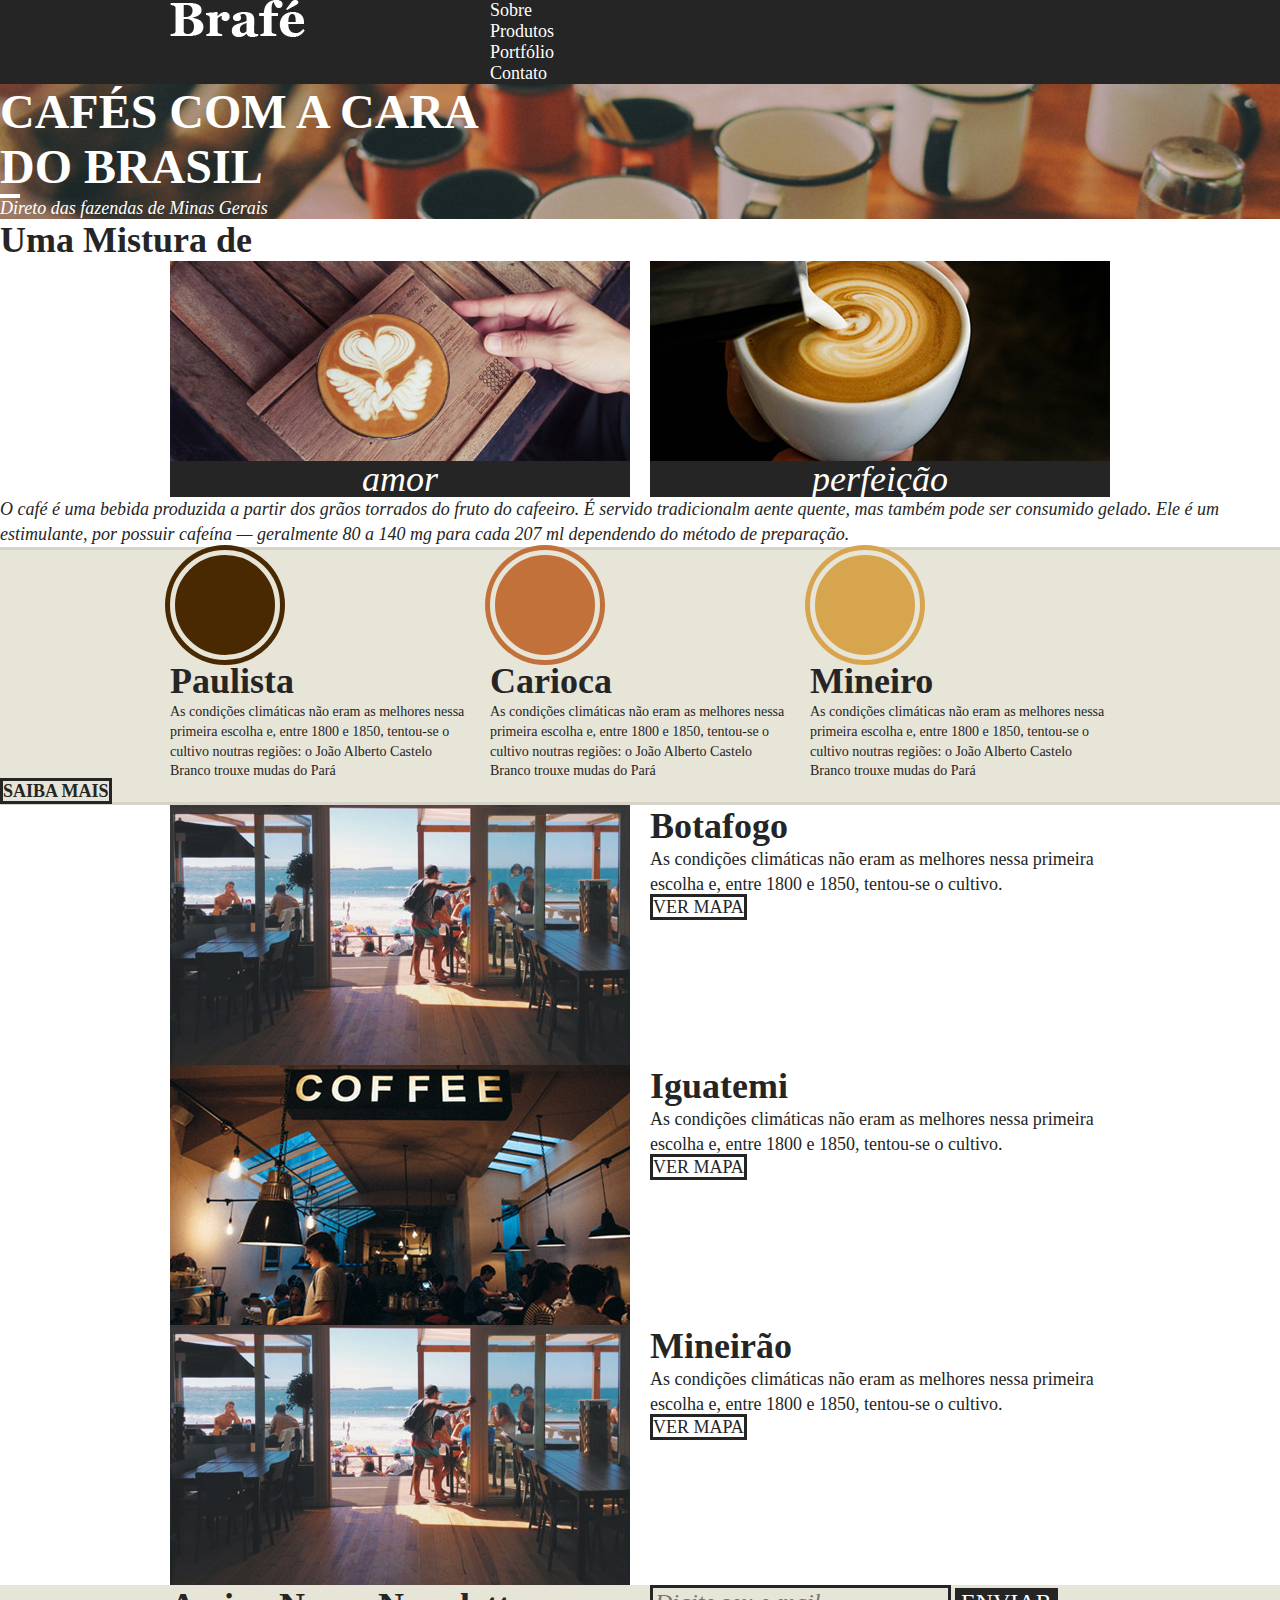
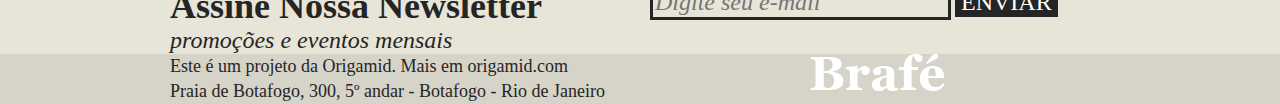
<file: Brafé/2-puro-grid-flexbox-bootstrap-1/2-13-brafe-1-grid-html_arquivos/brafe-1-grid/index.html>
<!DOCTYPE html>
<html>
<head>
	<title>Brafé 1</title>
	<meta charset="utf-8">
	<meta name="viewport" content="width=device-width, initial-scale=1, shrink-to-fit=no">
	<link rel="stylesheet" type="text/css" href="css/grid.css">
	<link rel="stylesheet" type="text/css" href="css/style.css">
</head>
<body>
	
	<header class="menu">
		<div class="container">
			<a class="menu-logo grid-4" href="#"><img src="img/brafe.png" alt="Brafé"></a>	
			<nav class="menu-nav grid-8">
				<ul>
					<li><a href="#">Sobre</a></li>
					<li><a href="#">Produtos</a></li>
					<li><a href="#">Portfólio</a></li>
					<li><a href="#">Contato</a></li>
				</ul>
			</nav>
		</div>
	</header>
	
	<main class="intro">
		<h1>Cafés com a cara<br>do Brasil</h1>
		<p>Direto das fazendas de Minas Gerais</p>
	</main>
	
	<section class="sobre">
		<h2>Uma Mistura de</h2>
		<div class="container">
			<div class="sobre-item grid-6">
				<img src="img/cafe-1.jpg">
				<h3>amor</h3>
			</div>
			<div class="sobre-item grid-6">
				<img src="img/cafe-2.jpg">
				<h3>perfeição</h3>
			</div>
		</div>
		<p>O café é uma bebida produzida a partir dos grãos torrados do fruto do cafeeiro. É servido tradicionalm
aente quente, mas também pode ser consumido gelado. Ele é um estimulante, por possuir cafeína — geralmente 80 a 140 mg para cada 207 ml dependendo do método de preparação.</p>
	</section>
	
	<section class="produtos">
		<div class="container">
			<div class="produtos-item grid-4">
				<h2 class="produtos-paulista">Paulista</h2>
				<p>As condições climáticas não eram as melhores nessa primeira escolha e, entre 1800 e 1850, tentou-se o cultivo noutras regiões: o João Alberto Castelo Branco trouxe mudas do Pará</p>
			</div>
			<div class="produtos-item grid-4">
				<h2 class="produtos-carioca">Carioca</h2>
				<p>As condições climáticas não eram as melhores nessa primeira escolha e, entre 1800 e 1850, tentou-se o cultivo noutras regiões: o João Alberto Castelo Branco trouxe mudas do Pará</p>
			</div>
			<div class="produtos-item grid-4">
				<h2 class="produtos-mineiro">Mineiro</h2>
				<p>As condições climáticas não eram as melhores nessa primeira escolha e, entre 1800 e 1850, tentou-se o cultivo noutras regiões: o João Alberto Castelo Branco trouxe mudas do Pará</p>
			</div>
		</div>
		<a class="produtos-btn" href="#">Saiba Mais</a>
	</section>
	
	<section class="locais">
		<div class="locais-item container">
			<div class="grid-6">
				<img src="img/botafogo.jpg" alt="Brafé unidade Botafogo">
			</div>
			<div class="grid-6">
				<h2>Botafogo</h2>
				<p>As condições climáticas não eram as melhores nessa primeira escolha e, entre 1800 e 1850, tentou-se o cultivo.</p>
				<a href="#">Ver Mapa</a>
			</div>
		</div>
		
		<div class="locais-item container">
			<div class="grid-6">
				<img src="img/iguatemi.jpg" alt="Brafé unidade Iguatemi">
			</div>
			<div class="grid-6">
				<h2>Iguatemi</h2>
				<p>As condições climáticas não eram as melhores nessa primeira escolha e, entre 1800 e 1850, tentou-se o cultivo.</p>
				<a href="#">Ver Mapa</a>
			</div>
		</div>
		
		<div class="locais-item container">
			<div class="grid-6">
				<img src="img/botafogo.jpg" alt="Brafé unidade Mineirão">
			</div>
			<div class="grid-6">
				<h2>Mineirão</h2>
				<p>As condições climáticas não eram as melhores nessa primeira escolha e, entre 1800 e 1850, tentou-se o cultivo.</p>
				<a href="#">Ver Mapa</a>
			</div>
		</div>
	
	</section>
	
	<section class="assine">
		<div class="container">
			<div class="assine-info grid-6">
				<h2>Assine Nossa Newsletter</h2>
				<p>promoções e eventos mensais</p>
			</div>
			<form class="grid-6">
				<label>E-mail</label>
				<input type="text" placeholder="Digite seu e-mail">
				<button type="submit">Enviar</button>
			</form>
		</div>
	</section>
	
	<footer class="footer">
		<div class="container">
			<p class="grid-8">Este é um projeto da Origamid. Mais em origamid.com<br>Praia de Botafogo, 300, 5º andar - Botafogo - Rio de Janeiro</p>
			<div class="grid-4">
				<img src="img/brafe.png" alt="Brafé">
			</div>
		</div>
	</footer>
	
</body>
</html>
</file>
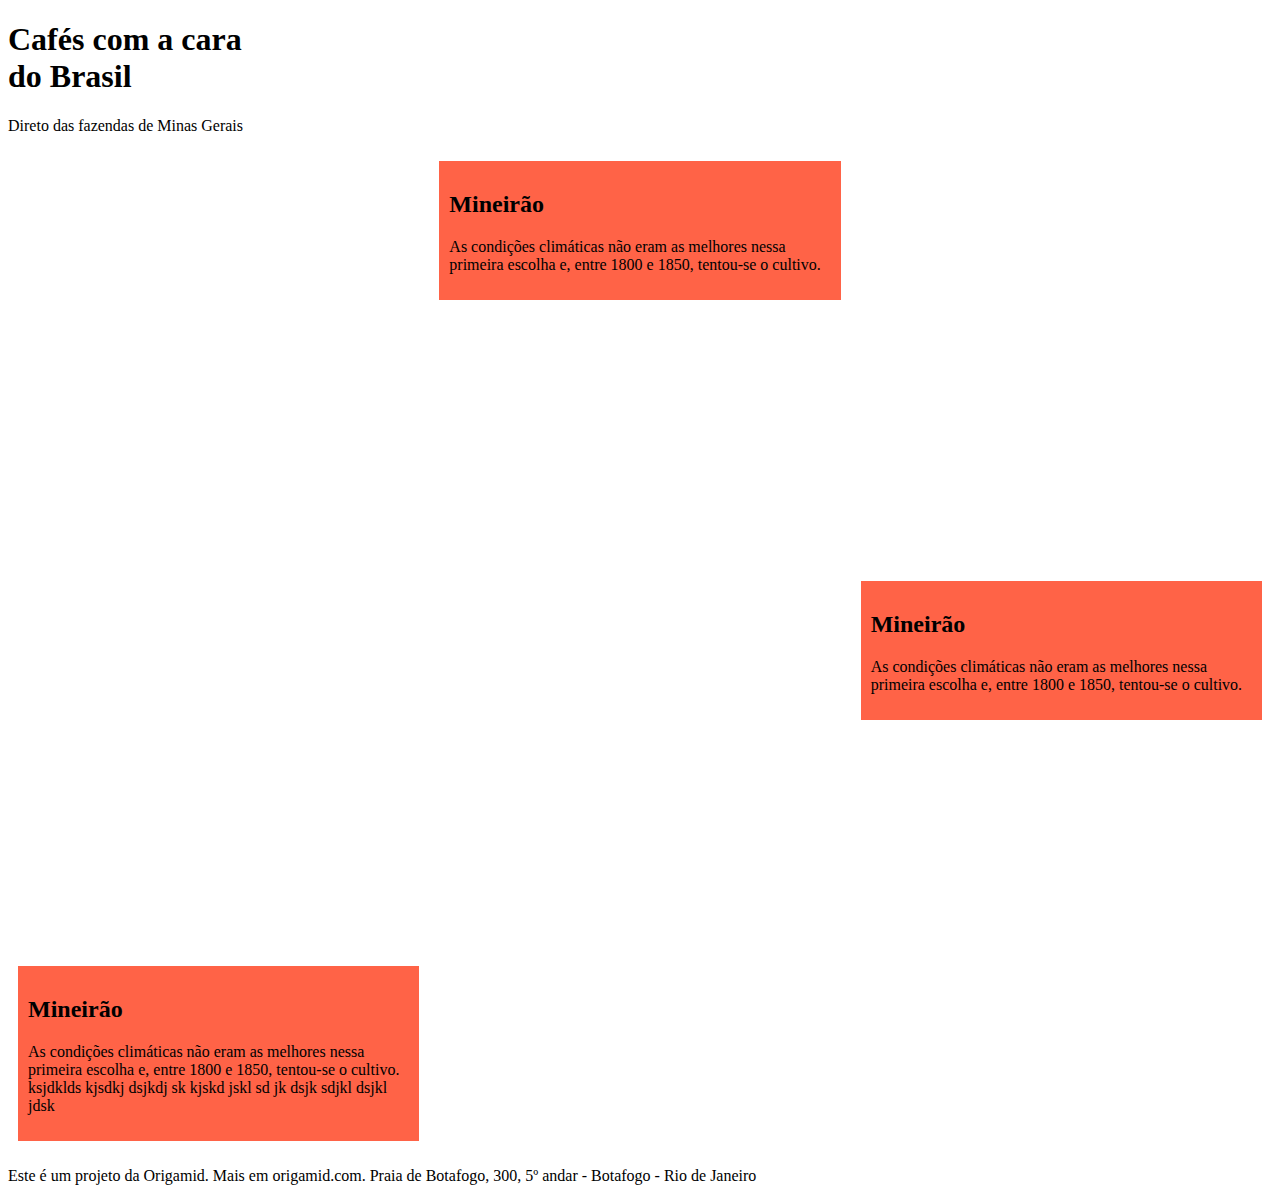
<file: Brafé/2-puro-grid-flexbox-bootstrap-1/2-18-brafe-1-flexbox-introducao-2_arquivos/flexbox-introducao/index.html>
<!DOCTYPE html>
<html>
<head>
	<title>Flexbox</title>
	<meta charset="utf-8">
	<meta name="viewport" content="width=device-width, initial-scale=1, shrink-to-fit=no">
</head>
<body>
	
<style>

	section {
		display: flex;
		height: 1000px;
	}
	
	section > div {
		background: tomato;
		margin: 10px;
		padding: 10px;
		flex: 1;
	}
	
	.item-1 {
		align-self: flex-end;
	}
	
	.item-2 {
		align-self: flex-start;
	}
	
	.item-3 {
		align-self: center;
	}

</style>

	<main>
		<h1>Cafés com a cara<br>do Brasil</h1>
		<p>Direto das fazendas de Minas Gerais</p>
	</main>
	
	<section>

		
		<div class="item-1">
			<h2>Mineirão</h2>
			<p>As condições climáticas não eram as melhores nessa primeira escolha e, entre 1800 e 1850, tentou-se o cultivo. ksjdklds kjsdkj  dsjkdj sk kjskd jskl sd jk dsjk sdjkl dsjkl jdsk</p>
		</div>
		
		<div class="item-2">
			<h2>Mineirão</h2>
			<p>As condições climáticas não eram as melhores nessa primeira escolha e, entre 1800 e 1850, tentou-se o cultivo.</p>
		</div>
		
		<div class="item-3">
			<h2>Mineirão</h2>
			<p>As condições climáticas não eram as melhores nessa primeira escolha e, entre 1800 e 1850, tentou-se o cultivo.</p>
		</div>
		

		
	</section>
	
	<footer>
		<p>Este é um projeto da Origamid. Mais em origamid.com. Praia de Botafogo, 300, 5º andar - Botafogo - Rio de Janeiro</p>
	</footer>
	
</body>
</html>
</file>
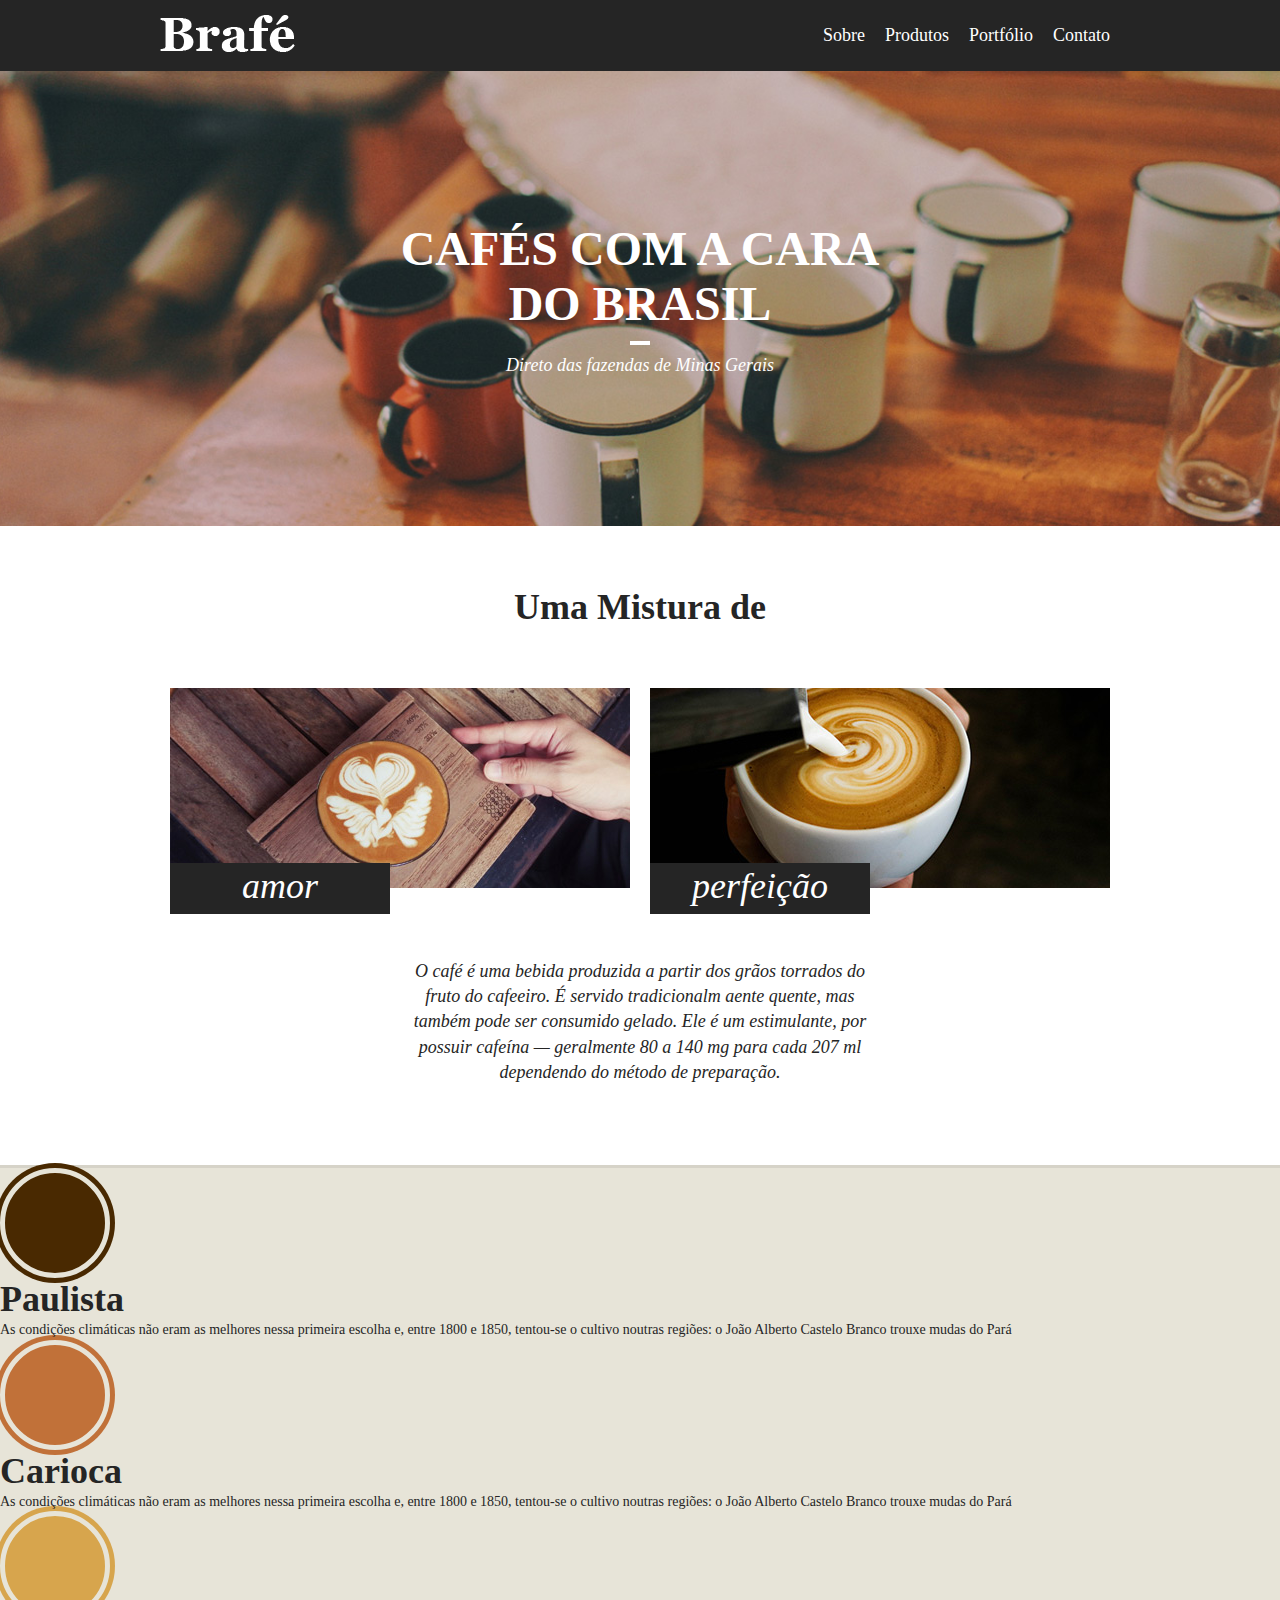
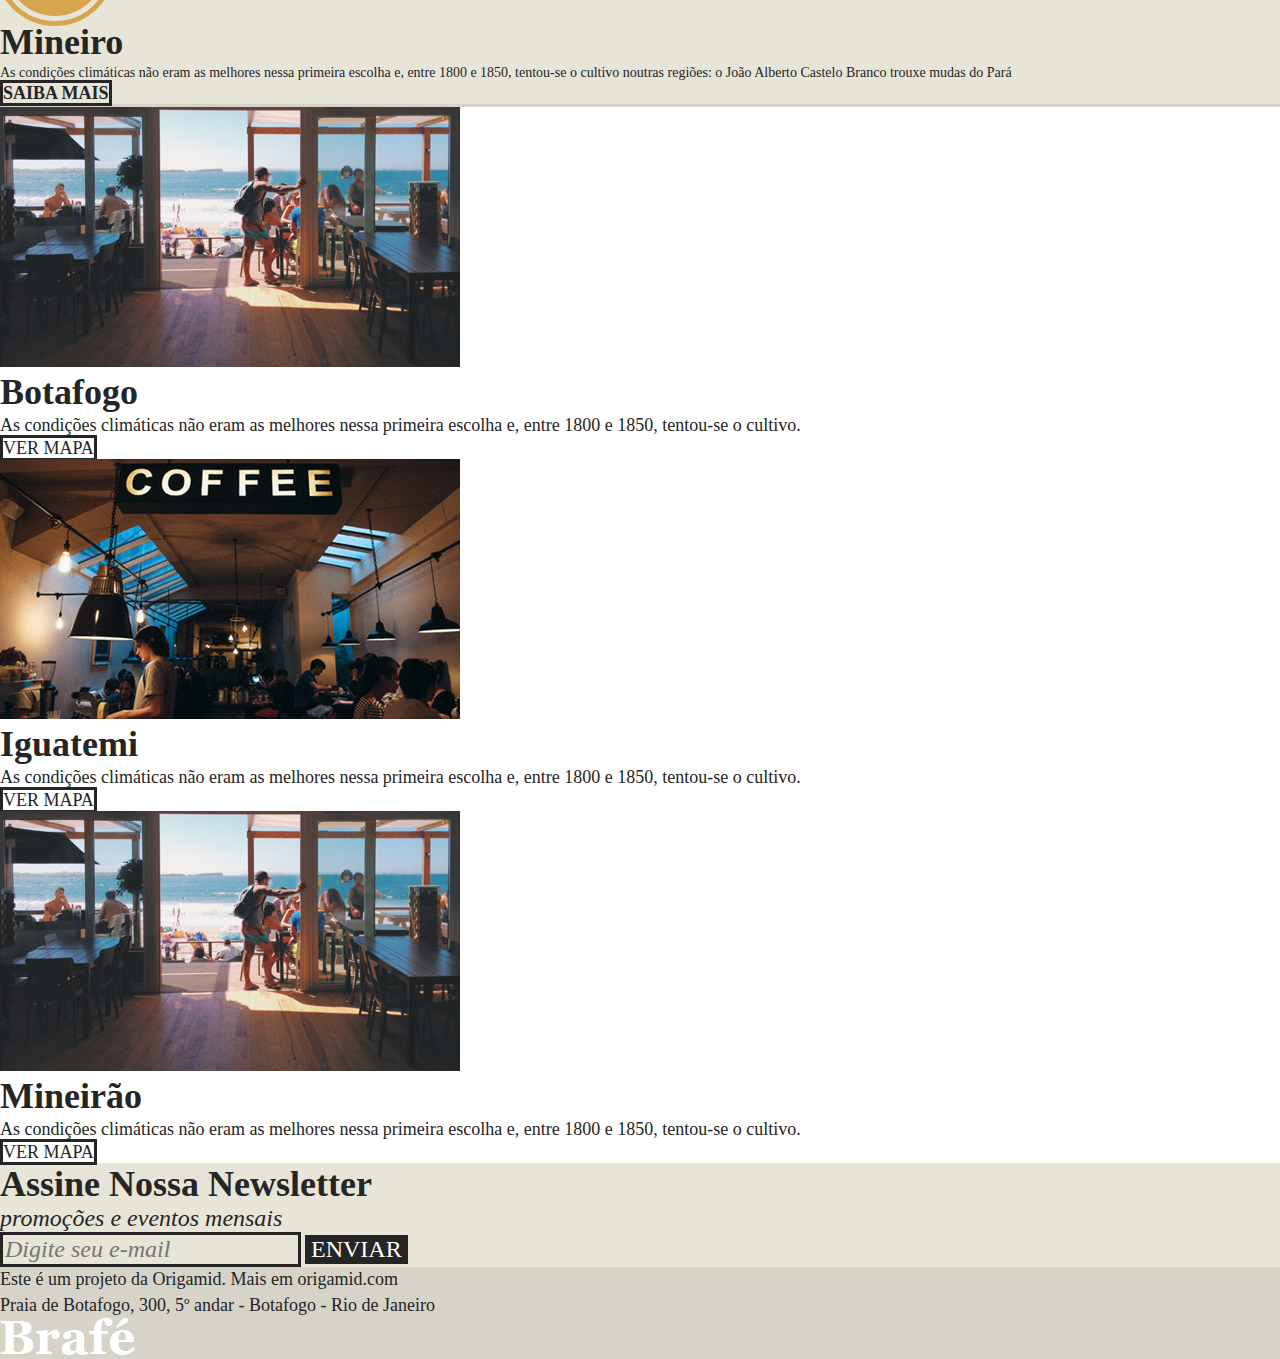
<file: Brafé/2-puro-grid-flexbox-bootstrap-1/2-19-brafe-1-flexbox-menu_arquivos/brafe-1-flexbox-final/index.html>
<!DOCTYPE html>
<html>
<head>
	<title>Brafé 1</title>
	<meta charset="utf-8">
	<meta name="viewport" content="width=device-width, initial-scale=1, shrink-to-fit=no">
	<link rel="stylesheet" type="text/css" href="css/style.css">
</head>
<body>
	
	<header class="menu">
		<div class="container">
			<a class="menu-logo" href="#"><img src="img/brafe.png" alt="Brafé"></a>	
			<nav class="menu-nav">
				<ul>
					<li><a href="#">Sobre</a></li>
					<li><a href="#">Produtos</a></li>
					<li><a href="#">Portfólio</a></li>
					<li><a href="#">Contato</a></li>
				</ul>
			</nav>
		</div>
	</header>
	
	<main class="intro">
		<h1>Cafés com a cara<br>do Brasil</h1>
		<p>Direto das fazendas de Minas Gerais</p>
	</main>
	
	<section class="sobre">
		<h2>Uma Mistura de</h2>
		<div class="container">
			<div class="sobre-item">
				<img src="img/cafe-1.jpg">
				<h3>amor</h3>
			</div>
			<div class="sobre-item">
				<img src="img/cafe-2.jpg">
				<h3>perfeição</h3>
			</div>
		</div>
		<p>O café é uma bebida produzida a partir dos grãos torrados do fruto do cafeeiro. É servido tradicionalm
aente quente, mas também pode ser consumido gelado. Ele é um estimulante, por possuir cafeína — geralmente 80 a 140 mg para cada 207 ml dependendo do método de preparação.</p>
	</section>
	
	<section class="produtos">
		<div>
			<div class="produtos-item">
				<h2 class="produtos-paulista">Paulista</h2>
				<p>As condições climáticas não eram as melhores nessa primeira escolha e, entre 1800 e 1850, tentou-se o cultivo noutras regiões: o João Alberto Castelo Branco trouxe mudas do Pará</p>
			</div>
			<div class="produtos-item">
				<h2 class="produtos-carioca">Carioca</h2>
				<p>As condições climáticas não eram as melhores nessa primeira escolha e, entre 1800 e 1850, tentou-se o cultivo noutras regiões: o João Alberto Castelo Branco trouxe mudas do Pará</p>
			</div>
			<div class="produtos-item">
				<h2 class="produtos-mineiro">Mineiro</h2>
				<p>As condições climáticas não eram as melhores nessa primeira escolha e, entre 1800 e 1850, tentou-se o cultivo noutras regiões: o João Alberto Castelo Branco trouxe mudas do Pará</p>
			</div>
		</div>
		<a class="produtos-btn" href="#">Saiba Mais</a>
	</section>
	
	<section class="locais">
		<div class="locais-item">
			<img src="img/botafogo.jpg" alt="Brafé unidade Botafogo">
			<div>
				<h2>Botafogo</h2>
				<p>As condições climáticas não eram as melhores nessa primeira escolha e, entre 1800 e 1850, tentou-se o cultivo.</p>
				<a href="#">Ver Mapa</a>
			</div>
		</div>
		
		<div class="locais-item">
			<img src="img/iguatemi.jpg" alt="Brafé unidade Iguatemi">
			<div>
				<h2>Iguatemi</h2>
				<p>As condições climáticas não eram as melhores nessa primeira escolha e, entre 1800 e 1850, tentou-se o cultivo.</p>
				<a href="#">Ver Mapa</a>
			</div>
		</div>
		
		<div class="locais-item">
			<img src="img/botafogo.jpg" alt="Brafé unidade Mineirão">
			<div>
				<h2>Mineirão</h2>
				<p>As condições climáticas não eram as melhores nessa primeira escolha e, entre 1800 e 1850, tentou-se o cultivo.</p>
				<a href="#">Ver Mapa</a>
			</div>
		</div>
	
	</section>
	
	<section class="assine">
		<div>
			<div class="assine-info">
				<h2>Assine Nossa Newsletter</h2>
				<p>promoções e eventos mensais</p>
			</div>
			<form>
				<label>E-mail</label>
				<input type="text" placeholder="Digite seu e-mail">
				<button type="submit">Enviar</button>
			</form>
		</div>
	</section>
	
	<footer class="footer">
		<div>
			<p>Este é um projeto da Origamid. Mais em origamid.com<br>Praia de Botafogo, 300, 5º andar - Botafogo - Rio de Janeiro</p>
			<img src="img/brafe.png" alt="Brafé">
		</div>
	</footer>
	
</body>
</html>
</file>
<file: Brafé/Brafé03/css/style.css>
body, p, h1, h2, ul, li {
	margin: 0px;
	padding: 0px;
}

li {
	list-style: none;
}

body {
	font-family: Georgia, serif;
	color: #252525;
}

* {
	box-sizing: border-box;
}

/* MENU */

.header-informacoes {
	font-size: 0.875em;
	background: #d6d3c8;
	padding: 5px 0;
	text-align: center;
}

.header-logo img {
	display: block;
	margin: 40px auto;
}

.header-menu {
	border-top: 3px solid #d6d3c8;
	border-bottom: 3px solid #d6d3c8;
	text-align: center;
	margin-bottom: 40px;
	padding: 20px 0;
}

.header-menu li {
	display: inline-block;
}

.header-menu li a {
	display: block;
	padding: 5px 10px 5px 0;
	text-decoration: none;
	color: #252525;
	font-size: 1.125em;
}

.header-menu li a::before {
	content: '•';
	padding-right: 10px;
}

.header-menu li:first-child a::before {
	content: '';
}

/* FILTRO */

.filtro {
	background: #e7e4d8;
	border: 3px solid #d6d3c8;
	padding: 20px;
	align-self: flex-start;
}

@media (max-width: 768px) {
	.filtro {
		display: none;
	}
}
.filtro h2 {
	font-size: 1.125em;
	padding: 10px 0;
	font-weight: bold;
}

.filtro ul {
	border-top: 3px solid #c0beb4;
	border-bottom: 3px solid #c0beb4;
	padding: 10px 0;
}

.filtro li {
	font-style: italic;
	font-size: 1.125em;
	line-height: 2;
}

.filtro li::after {
	content: '';
	display: block;
	width: 20px;
	height: 20px;
	border: 3px solid #c0beb4;
	float: right;
	margin-top: 5px;
}

.sabor {
	overflow: hidden;
}

.sabor span {
	text-indent: -200px;
	display: inline-block;
	width: 15px;
	height: 15px;
	background: currentColor;
	border-radius: 50%;
	vertical-align: middle;
}

.sabor-3 {
	color: #492901;
	box-shadow: 20px 0 0 0 currentColor,
							40px 0 0 0 currentColor;
}

.sabor-4 {
	color: #c17139;
	box-shadow: 20px 0 0 0 currentColor,
							40px 0 0 0 currentColor,
							60px 0 0 0 currentColor;
}

.sabor-5 {
	color: #d7a54d;
	box-shadow: 20px 0 0 0 currentColor,
							40px 0 0 0 currentColor,
							60px 0 0 0 currentColor,
							80px 0 0 0 currentColor;
}

/*PRODUTOS*/

.produtos h1 {
	font-size: 3em;
	font-weight: normal;
}

.produtos li img {
	display: block;
	max-width: 100%;
	border: 3px solid #fff;
	box-shadow: 0 0 0 3px #252525;
	margin: 40px 3px 0 3px;
}

.produtos li span {
	background: #e7e4d8;
	padding: 10px;
	font-size: 0.875em;
	font-weight: bold;
	position: relative;
	top: -15px;;
}

.produtos li h2 {
	font-size: 0.875em;
	font-weight: normal;
}

.footer {
	background: #e7e4d8;
	text-align: center;
	padding: 60px 0;
	font-size: 1.125em;
	line-height: 1.4em;
	margin-top: 80px;
}
</file>
<file: Brafé/Brafé02/Flex/css/flex.css>
.flex {
	max-width: 960px;
	margin: 0 auto;
	display: flex;
	flex-wrap: wrap;
}

.flex-row {
	margin-left: -10px;
	margin-right: -10px;
	display: flex;
	flex-wrap: wrap;
}

.flex-item-4, .flex-item-6, .flex-item-8 {
	margin-left: 10px;
	margin-right: 10px;
	align-self: flex-start;
}

.flex-item-4 {
	flex: 0 0 calc(33.333% - 20px);
	max-width:  calc(33.333% - 20px);
}

.flex-item-6 {
	flex: 0 0 calc(50% - 20px);
	max-width:  calc(50% - 20px);
}

.flex-item-8 {
	flex: 0 0 calc(66.666% - 20px);
	max-width:  calc(66.666% - 20px);
}

@media (max-width: 739px) {
	.flex {
		max-width: 300px;
		flex-direction: column;
	}
	.flex-item-4, .flex-item-8 {
		margin-left: 0px;
		margin-right: 0px;
		max-width: 100%;
		align-self: auto;
	}
}
</file>
<file: Brafé/Brafé02/Flex/css/style.css>
body, p, h1, h2, ul, li {
	margin: 0px;
	padding: 0px;
}

li {
	list-style: none;
}

body {
	font-family: Georgia, serif;
	color: #252525;
}

* {
	box-sizing: border-box;
}

/* MENU */

.header-informacoes {
	font-size: 0.875em;
	background: #d6d3c8;
	padding: 5px 0;
	text-align: center;
}

.header-logo img {
	display: block;
	margin: 40px auto;
}

.header-menu {
	border-top: 3px solid #d6d3c8;
	border-bottom: 3px solid #d6d3c8;
	text-align: center;
	margin-bottom: 40px;
	padding: 20px 0;
}

.header-menu li {
	display: inline-block;
}

.header-menu li a {
	display: block;
	padding: 5px 10px 5px 0;
	text-decoration: none;
	color: #252525;
	font-size: 1.125em;
}

.header-menu li a::before {
	content: '•';
	padding-right: 10px;
}

.header-menu li:first-child a::before {
	content: '';
}

/* FILTRO */

.filtro {
	background: #e7e4d8;
	border: 3px solid #d6d3c8;
	padding: 20px;
}

@media (max-width: 739px) {
	.filtro {
		display: none;
	}
}

.filtro h2 {
	font-size: 1.125em;
	padding: 10px 0
}

.filtro ul {
	border-top: 3px solid #c0beb4;
	border-bottom: 3px solid #c0beb4;
	padding: 10px 0;
}

.filtro li {
	font-style: italic;
	font-size: 1.125em;
	line-height: 2;
}

.filtro li::after {
	content: '';
	display: block;
	width: 20px;
	height: 20px;
	border: 3px solid #c0beb4;
	float: right;
	margin-top: 5px;
}

.sabor {
	overflow: hidden;
}

.sabor span {
	text-indent: -200px;
	display: inline-block;
	width: 15px;
	height: 15px;
	background: currentColor;
	border-radius: 50%;
	vertical-align: middle;
}

.sabor-3 {
	color: #492901;
	box-shadow: 20px 0 0 0 currentColor,
							40px 0 0 0 currentColor;
}

.sabor-4 {
	color: #c17139;
	box-shadow: 20px 0 0 0 currentColor,
							40px 0 0 0 currentColor,
							60px 0 0 0 currentColor;
}

.sabor-5 {
	color: #d7a54d;
	box-shadow: 20px 0 0 0 currentColor,
							40px 0 0 0 currentColor,
							60px 0 0 0 currentColor,
							80px 0 0 0 currentColor;
}

/*PRODUTOS*/

.produtos h1 {
	font-size: 3em;
	font-weight: normal;
}

.produtos li img {
	display: block;
	max-width: 100%;
	border: 3px solid #fff;
	box-shadow: 0 0 0 3px #252525;
	margin: 40px 3px 0 3px;
}

.produtos li span {
	background: #e7e4d8;
	padding: 10px;
	font-size: 0.875em;
	font-weight: bold;
	position: relative;
	top: -15px;;
}

.produtos li h2 {
	font-size: 0.875em;
	font-weight: normal;
}

.footer {
	background: #e7e4d8;
	text-align: center;
	padding: 60px 0;
	font-size: 1.125em;
	line-height: 1.4em;
	margin-top: 80px;
}
</file>
<file: Brafé/Brafé02/Grid/css/grid.css>
.container {
	max-width: 960px;
	margin: 0 auto;
}

.container::after, .container::before {
	content: '';
	display: table;
	clear: both;
}

.grid-1, .grid-2, .grid-3, .grid-4, .grid-5, .grid-6, .grid-7, .grid-8, .grid-9, .grid-10, .grid-11, .grid-12 {
	float: left;
	display: block;
	min-height: 1px;
	margin-left: 10px;
	margin-right: 10px;
}

.grid-1 {
	width: calc(8.333% - 20px);
}
.grid-2 {
	width: calc(16.666% - 20px);
}
.grid-3{
	width: calc(25% - 20px);
}
.grid-4 {
	width: calc(33.333% - 20px);
}
.grid-5 {
	width: calc(41.666% - 20px);
}
.grid-6 {
	width: calc(50% - 20px);
}
.grid-7 {
	width: calc(58.333% - 20px);
}
.grid-8 {
	width: calc(66.666% - 20px);
}
.grid-9 {
	width: calc(75% - 20px);
}
.grid-10 {
	width: calc(83.333% - 20px);
}
.grid-11 {
	width: calc(91.666% - 20px);
}
.grid-12 {
	width: calc(100% - 20px);
}

.grid-mobile-6 {
		width: calc(50% - 20px);
}


.row, .row-mobile {
	margin-left: -10px;
	margin-right: -10px;
}

.row::after, .row::before, .row-mobile::after, .row-mobile::before {
	content:'';
	display: table;
	clear: both;
}


@media (max-width: 739px) {
	.container {
		max-width: 300px;
	}
	.grid-1, .grid-2, .grid-3, .grid-4, .grid-5, .grid-6, .grid-7, .grid-8, .grid-9, .grid-10, .grid-11, .grid-12, .grid-mobile-6 {
		float: none;
		width: 100%;
		margin-left: 0px;
		margin-right: 0px;
	}
	.row {
		margin-left: 0px;
		margin-right: 0px;
	}
}
</file>
<file: Brafé/Brafé02/Grid/css/style.css>
body, p, h1, h2, ul, li {
	margin: 0px;
	padding: 0px;
}

li {
	list-style: none;
}

body {
	font-family: Georgia, serif;
	color: #252525;
}

* {
	box-sizing: border-box;
}

/* MENU */

.header-informacoes {
	font-size: 0.875em;
	background: #d6d3c8;
	padding: 5px 0;
	text-align: center;
}

.header-logo img {
	display: block;
	margin: 40px auto;
}

.header-menu {
	border-top: 3px solid #d6d3c8;
	border-bottom: 3px solid #d6d3c8;
	text-align: center;
	margin-bottom: 40px;
	padding: 20px 0;
}

.header-menu li {
	display: inline-block;
}

.header-menu li a {
	display: block;
	padding: 5px 10px 5px 0;
	text-decoration: none;
	color: #252525;
	font-size: 1.125em;
}

.header-menu li a::before {
	content: '•';
	padding-right: 10px;
}

.header-menu li:first-child a::before {
	content: '';
}

/* FILTRO */

.filtro {
	background: #e7e4d8;
	border: 3px solid #d6d3c8;
	padding: 20px;
}

@media (max-width: 739px){
	.filtro {
		display: block;
	}
}



.filtro h2 {
	font-size: 1.125em;
	padding: 10px 0
}

.filtro ul {
	border-top: 3px solid #c0beb4;
	border-bottom: 3px solid #c0beb4;
	padding: 10px 0;
}

.filtro li {
	font-style: italic;
	font-size: 1.125em;
	line-height: 2;
}

.filtro li::after {
	content: '';
	display: block;
	width: 20px;
	height: 20px;
	border: 3px solid #c0beb4;
	float: right;
	margin-top: 5px;
}

.sabor {
	overflow: hidden;
}

.sabor span {
	text-indent: -200px;
	display: inline-block;
	width: 15px;
	height: 15px;
	background: currentColor;
	border-radius: 50%;
	vertical-align: middle;
}

.sabor-3 {
	color: #492901;
	box-shadow: 20px 0 0 0 currentColor,
							40px 0 0 0 currentColor;
}

.sabor-4 {
	color: #c17139;
	box-shadow: 20px 0 0 0 currentColor,
							40px 0 0 0 currentColor,
							60px 0 0 0 currentColor;
}

.sabor-5 {
	color: #d7a54d;
	box-shadow: 20px 0 0 0 currentColor,
							40px 0 0 0 currentColor,
							60px 0 0 0 currentColor,
							80px 0 0 0 currentColor;
}

/*PRODUTOS*/

.produtos h1 {
	font-size: 3em;
	font-weight: normal;
}

.produtos li img {
	display: block;
	max-width: 100%;
	border: 3px solid #fff;
	box-shadow: 0 0 0 3px #252525;
	margin: 40px 3px 0 3px;
}

.produtos li span {
	background: #e7e4d8;
	padding: 10px;
	font-size: 0.875em;
	font-weight: bold;
	position: relative;
	top: -15px;;
}

.produtos li h2 {
	font-size: 0.875em;
	font-weight: normal;
}

.footer {
	background: #e7e4d8;
	text-align: center;
	padding: 60px 0;
	font-size: 1.125em;
	line-height: 1.4em;
	margin-top: 80px;
}
</file>
<file: Brafé/Brafé02/Puro/css/style.css>
body, p, h1, h2, ul, li {
	margin: 0px;
	padding: 0px;
}

li {
	list-style: none;
}

body {
	font-family: Georgia, serif;
	color: #252525;
}

* {
	box-sizing: border-box;
}

/* MENU */

.header-informacoes {
	font-size: 0,875em;
	background: #d6d3c8;
	padding: 5px 0;
	text-align: center;
}

.header-logo img{
	display: block;
	margin: 40px auto;
}

.header-menu {
	border-top: 3px solid #d6d3c8;
	border-bottom: 3px solid #d6d3c8;
	text-align: center;
	margin-bottom: 40px;
	padding: 20px 0;
}

.header-menu li {
	display: inline-block;
}

.header-menu li a {
	display: block;
	padding: 5px 10px 5px 0;
	text-decoration: none;
	color: #252525;
	font-size: 1.125em;
}

.header-menu li a::before {
	content: '•';
	padding: 10px;
}

.headder-menu li::first-child a::before{
	content: '';
}

/*CONTEUDO*/

.container {
	max-width: 960px;
	margin: 0 auto;
}

.container::after, .container::before {
	content: '';
	display: table;
	clear: both;
}

@media(min-width: 740px) and (max-width: 980px) {
	.container {
		max-width: 720px;
	}
}

@media (max-width: 739px) {
	.container {
		max-width: 300px;
	}
}

/*FILTRO*/

.filtro {
	background: #e7e4d8;
	border: 3px solid #d6d3c8;
	width: 300px;
	margin: 0 10px;
	padding: 20px;
	float: left;
}

@media(min-width: 740px) and (max-width: 980px) {
	.filtro {
		width: 220px;
	}
}

@media (max-width: 739px) {
	.filtro {
		display: none;
	}
}


.filtro h2 {
	font-size: 1.25em;
	padding: 10px 0;
}

.filtro ul {
	border-top: 3px solid #c0beb4;
	border-bottom: 3px solid #c0beb4;
	padding: 10px 0;
}

.filtro li {
	font-style: italic;
	font-size: 1.125em;
	line-height: 2;
}

.filtro li::after {
	content:'';
	display: block;
	width: 20px;
	height: 20px;
	border: 3px solid #c0beb4;
	float: right;
	margin-top: 5px;
}

.sabor {
	overflow: hidden;
}

.sabor span {
	text-indent: -200px;
	display: inline-block;
	width: 15px;
	height: 15px;
	background: currentColor;
	border-radius: 50%;
	vertical-align: middle;
}

.sabor-3 {
	color: #492901;
	box-shadow: 20px 0 0 0 currentColor,
							40px 0 0 0 currentColor; 
}
.sabor-4 {
	color: #c17139;
	box-shadow: 20px 0 0 0 currentColor,
							40px 0 0 0 currentColor,
							60px 0 0 0 currentColor; 
}
.sabor-5 {
	color: #d7a54d;
	box-shadow: 20px 0 0 0 currentColor,
							40px 0 0 0 currentColor,
							60px 0 0 0 currentColor,
							80px 0 0 0 currentColor; 
}

/*PRODUTOS*/

.produtos {
	width: 620px;
	margin: 0 10px;
	float: left;
}

.produtos h1 {
	font-size: 3em;
	font-weight: normal;
}

.produtos li {
	width: 300px;
	float: left;
}

.produtos li::nth-child(even) { /*pega os elementos pares apenas, o 2, 4, 6...*/
	margin-left: 20px;
}

.produtos li img {
	display: block;
	max-width: 100%;
	border: 3px solid #fff;
	box-shadow: 0 0 0 3px #252525;
	margin: 40px 3px 0 3px;
}

.produtos li span {
	background: #e7e4d8;
	padding: 10px;
	font-size: 0.875em;
	font-weight: bold;
	position: relative;
	top: -15px;
}

.produtos li h2 {
	font-size: 0.875em;
	font-weight: normal;
}

@media(min-width: 740px) and (max-width: 980px) {
	.produtos {
		width: 460px;
	}
	.produtos li {
		width: 220px;
	}
}

@media (max-width: 739px) {
	.produtos {
		width: 300px;
	}
	.produtos li {
		width: 140px;
	}
}


.footer {
	background: #e7e4d8;
	text-align: center;
	padding: 60px 0;
	font-size: 1.125em;
	line-height: 1.4em;
	margin-top: 80px;
}
</file>
<file: Brafé/2-puro-grid-flexbox-bootstrap-1/2-11-brafe-1-grid_arquivos/brafe-1-grid/css/grid.css>
.container {
	max-width: 960px;
	margin: 0 auto;
}

.container::after, .container::before {
	content: '';
	display: table;
	clear: both;
}

.grid-1, .grid-2, .grid-3, .grid-4, .grid-5, .grid-6, .grid-7, .grid-8, .grid-9, .grid-10, .grid-11, .grid-12 {
	margin-left: 10px;
	margin-right: 10px;
	float: left;
	display: block;
	min-height: 1px;
}

.grid-1 {
	width: calc(8.333% - 20px);
}
.grid-2 {
	width: calc(16.666% - 20px);
}
.grid-3 {
	width: calc(25% - 20px);
}
.grid-4 {
	width: calc(33.333% - 20px);
}
.grid-5 {
	width: calc(41.666% - 20px);
}
.grid-6 {
	width: calc(50% - 20px);
}
.grid-7 {
	width: calc(58.333% - 20px);
}
.grid-8 {
	width: calc(66.666% - 20px);
}
.grid-9 {
	width: calc(75% - 20px);
}
.grid-10 {
	width: calc(83.333% - 20px);
}
.grid-11 {
	width: calc(91.666% - 20px);
}
.grid-12 {
	width: calc(100% - 20px);
}
</file>
<file: Brafé/2-puro-grid-flexbox-bootstrap-1/2-13-brafe-1-grid-html_arquivos/brafe-1-grid/css/grid.css>
.container {
	max-width: 960px;
	margin: 0 auto;
}

.container::after, .container::before {
	content: '';
	display: table;
	clear: both;
}

.grid-1, .grid-2, .grid-3, .grid-4, .grid-5, .grid-6, .grid-7, .grid-8, .grid-9, .grid-10, .grid-11, .grid-12 {
	margin-left: 10px;
	margin-right: 10px;
	float: left;
	display: block;
	min-height: 1px;
}

.grid-1 {
	width: calc(8.333% - 20px);
}
.grid-2 {
	width: calc(16.666% - 20px);
}
.grid-3 {
	width: calc(25% - 20px);
}
.grid-4 {
	width: calc(33.333% - 20px);
}
.grid-5 {
	width: calc(41.666% - 20px);
}
.grid-6 {
	width: calc(50% - 20px);
}
.grid-7 {
	width: calc(58.333% - 20px);
}
.grid-8 {
	width: calc(66.666% - 20px);
}
.grid-9 {
	width: calc(75% - 20px);
}
.grid-10 {
	width: calc(83.333% - 20px);
}
.grid-11 {
	width: calc(91.666% - 20px);
}
.grid-12 {
	width: calc(100% - 20px);
}

@media (max-width: 739px) {
	.container {
		max-width: 300px;
	}
	.grid-1, .grid-2, .grid-3, .grid-4, .grid-5, .grid-6, .grid-7, .grid-8, .grid-9, .grid-10, .grid-11, .grid-12 {
		width: 100%;
		margin-left: 0px;
		margin-right: 0px;
		float: none;
	}
}
</file>
<file: Brafé/2-puro-grid-flexbox-bootstrap-1/2-10-brafe-1-puro-responsivo-2_arquivos/brafe-1-puro/css/style.css>
/* Reset */

body, h1, h2, h3, p, ul {
	padding: 0px;
	margin: 0px;
}

body {
	font-family: Georgia, serif;
	color: #252525;
}

* {
	box-sizing: border-box;
}

/* Menu */

.menu {
	background: #252525;
	padding: 20px 0;
}

.menu-container {
	max-width: 960px;
	margin: 0 auto;
}

.menu-container::after, .menu-container::before {
	content: '';
	display: table;
	clear: both;
}

a.menu-logo {
	display: block;
	float: left;
	margin-left: 10px;
}

.menu-nav {
	float: right;
	margin-right: 10px;
}

.menu-nav li {
	display: inline-block;
}

.menu-nav a {
	display: block;
	padding: 10px;
	text-decoration: none;
	color: #fff;
	font-size: 1.125em;
}

@media (max-width: 739px) {
	.menu {
		text-align: center;
	}
	a.menu-logo {
		float: none;
		margin: 0 auto;
	}
	.menu-nav {
		float: none;
		clear: both;
	}
}

/* Intro */

.intro {
	background: url('../img/bg-intro.jpg') no-repeat center center;
	background-size: cover;
	padding: 150px 0;
	text-align: center;
	color: #fff;
}

.intro h1 {
	text-transform: uppercase;
	font-size: 3em;
}

.intro h1::after {
	content: '';
	display: block;
	width: 20px;
	height: 4px;
	background: #fff;
	margin: 10px auto;
}

.intro p {
	font-style: italic;
	font-size: 1.125em;
}

@media (max-width: 739px) {
	.intro {
		padding: 60px 0;
	}
}

/* Sobre */

.sobre {
	padding: 60px 0;
}

.sobre-container {
	max-width: 960px;
	margin: 0 auto;
}

.sobre-container::after, .sobre-container::before {
	content: '';
	display: table;
	clear: both;
}

.sobre h2 {
	text-align: center;
	font-size: 2.25em;
	margin-bottom: 60px;
}

.sobre-item {
	width: 460px;
	float: left;
	margin: 0 10px;
}

.sobre-item img {
	display: block;
	max-width: 100%;
}

.sobre-item h3 {
	font-size: 2.25em;
	line-height: 1em;
	background: #252525;
	width: 220px;
	color: #fff;
	font-style: italic;
	font-weight: normal;
	text-align: center;
	padding: 5px 0 10px 0;
	top: -25px;
	position: relative;
}

.sobre > p {
	font-size: 1.125em;
	line-height: 1.4em;
	font-style: italic;
	text-align: center;
	margin: 20px auto;
	max-width: 460px;
}

@media (min-width: 740px) and (max-width: 980px) {
	.sobre-container {
		max-width: 720px;
	}
	.sobre-item {
		width: 340px;
	}
}

@media (max-width: 739px) {
	.sobre-container {
		max-width: 300px;
	}
	.sobre-item {
		width: 300px;
		margin: 0 auto;
	}
}

/* Produtos */

.produtos {
	background: #e7e4d8;
	padding: 60px 0;
	border-top: 3px solid #d6d3c8;
	border-bottom: 3px solid #d6d3c8;
}

.produtos-container {
	max-width: 960px;
	margin: 0 auto;
}

.produtos-container::before, .produtos-container::after {
	content: '';
	display: table;
	clear: both;
}

.produtos-item {
	width: 300px;
	float: left;
	margin: 0 10px 20px 10px;
}

.produtos-item h2 {
	text-align: center;
	font-size: 2.25em;
	margin-bottom: 20px;
}

.produtos-item h2::before {
	content: '';
	display: block;
	width: 100px;
	height: 100px;
	background: currentColor;
	border-radius: 50%;
	margin: 20px auto;
	border: 5px solid #e7e4d8;
	box-shadow: 0 0 0 5px currentColor;
}

h2.produtos-paulista::before {
	color: #492901;
}

h2.produtos-carioca::before {
	color: #c17139;
}

h2.produtos-mineiro::before {
	color: #d7a54d;
}

.produtos-item p {
	font-size: 0.875em;
	line-height: 1.4em;
}

.produtos-btn {
	width: 180px;
	border: 3px solid #252525;
	color: #252525;
	text-decoration: none;
	display: block;
	margin: 20px auto 0 auto;
	text-align: center;
	font-size: 1.125em;
	font-weight: bold;
	text-transform: uppercase;
	padding: 15px 0;
}

@media (min-width: 740px) and (max-width: 980px) {
	.produtos-container {
		max-width: 720px;
	}
	.produtos-item {
		width: 220px;
	}
}

@media (max-width: 739px) {
	.produtos-container {
		max-width: 300px;
	}
	.produtos-item {
		margin: 0 auto 20px auto;
	}
}

/* Locais */

.locais {
	max-width: 960px;
	margin: 0 auto;
	padding: 20px 0;
}

.locais-item {
	clear: both;
	margin: 60px auto;
}

.locais-item::after, .locais-item::before {
	display: table;
	content: '';
	clear: both;
}

.locais-item img {
	width: 460px;
	display: block;
	float: left;
	margin: 0 10px;
}

.locais-item > div {
	width: 460px;
	float: left;
	margin: 0 10px;
}

.locais-item h2 {
	font-size: 2.25em;
	margin-bottom: 20px;
}

.locais-item p {
	font-size: 1.125em;
	line-height: 1.4em;
	max-width: 320px;
	margin-bottom: 40px;
}

.locais-item a {
	font-size: 1.125em;
	text-transform: uppercase;
	text-decoration: none;
	border: 3px solid;
	color: #252525;
	padding: 10px 20px;
}

@media (min-width: 740px) and (max-width: 980px) {
	.locais {
		max-width: 720px;
	}
	.locais-item > div, .locais-item img {
		width: 340px;
	}
}

@media (max-width: 739px) {
	.locais {
		max-width: 300px;
	}
	.locais-item > div, .locais-item img {
		width: 300px;
		margin: 0px;
	}
}

/* Assine */

.assine {
	background: #e7e4d8;
	padding: 30px 0;
}

.assine-container {
	max-width: 960px;
	margin: 0 auto;
}

.assine-container::after, .assine-container::before {
	content: '';
	display: table;
	clear: both;
}

.assine-info {
	width: 460px;
	margin: 0 10px;
	float: left;
}

.assine-info h2 {
	font-size: 2.25em;
}

.assine-info p {
	font-size: 1.5em;
	font-style: italic;
}

.assine form {
	width: 460px;
	margin: 10px 10px 0 10px;
	float: left;
}

.assine form label {
	display: none;
}

.assine input {
	width: 320px;
	border: 3px solid #252525;
	background: none;
	font-size: 1.5em;
	font-style: italic;
	font-family: Georgia, serif;
	padding: 10px;
	float: left;
}

.assine button {
	background: #252525;
	border: none;
	font-family: Georgia, serif;
	text-transform: uppercase;
	font-size: 1.5em;
	width: 140px;
	padding: 13px 0;
	color: #fff;
	cursor: pointer;
}

@media (min-width: 740px) and (max-width: 980px) {
	.assine-container {
		max-width: 720px;
	}
	.assine-info, .assine form, .assine input {
		width: 340px;
	}
}

@media (max-width: 739px) {
	.assine-container {
		max-width: 300px;
	}
	.assine-info, .assine form, .assine input {
		width: 300px;
		margin: 10px 0 0 0;
	}
}

/*Footer*/

.footer {
	background: #d6d3c8;
	padding: 40px 0;
}

.footer-container {
	max-width: 960px;
	margin: 0 auto;
}

.footer-container::after, .footer-container::before {
	content: '';
	display: table;
	clear: both;
}

.footer p {
	float: left;
	margin: 0 10px;
	font-size: 1.125em;
	line-height: 1.4em;
}

.footer img {
	float: right;
	margin: 0 10px;
	display: block;
}

@media (max-width: 739px) {
	.footer-container {
		max-width: 300px;
	}
	.footer p {
		float: none;
		margin: 0px;
	}
	.footer img {
		float: none;
		margin: 20px 0;
	}
}
</file>
<file: Brafé/2-puro-grid-flexbox-bootstrap-1/2-11-brafe-1-grid_arquivos/brafe-1-estrutura/css/style.css>
/* Reset */

body, h1, h2, h3, p, ul {
	padding: 0px;
	margin: 0px;
}

body {
	font-family: Georgia, serif;
	color: #252525;
}

* {
	box-sizing: border-box;
}

/* Menu */

.menu {
	background: #252525;
}

.menu-nav a {
	text-decoration: none;
	color: #fff;
	font-size: 1.125em;
}

/* Intro */

.intro {
	background: url('../img/bg-intro.jpg') no-repeat center center;
	background-size: cover;
	color: #fff;
}

.intro h1 {
	text-transform: uppercase;
	font-size: 3em;
}

.intro h1::after {
	content: '';
	display: block;
	width: 20px;
	height: 4px;
	background: #fff;
}

.intro p {
	font-style: italic;
	font-size: 1.125em;
}

/* Sobre */

.sobre h2 {
	font-size: 2.25em;
}

.sobre-item h3 {
	font-size: 2.25em;
	line-height: 1em;
	background: #252525;
	color: #fff;
	font-style: italic;
	font-weight: normal;
	text-align: center;
	position: relative;
}

.sobre > p {
	font-size: 1.125em;
	line-height: 1.4em;
	font-style: italic;
}

/* Produtos */

.produtos {
	background: #e7e4d8;
	border-top: 3px solid #d6d3c8;
	border-bottom: 3px solid #d6d3c8;
}

.produtos-item h2 {
	font-size: 2.25em;
}

.produtos-item h2::before {
	content: '';
	display: block;
	width: 100px;
	height: 100px;
	background: currentColor;
	border-radius: 50%;
	border: 5px solid #e7e4d8;
	box-shadow: 0 0 0 5px currentColor;
}

h2.produtos-paulista::before {
	color: #492901;
}

h2.produtos-carioca::before {
	color: #c17139;
}

h2.produtos-mineiro::before {
	color: #d7a54d;
}

.produtos-item p {
	font-size: 0.875em;
	line-height: 1.4em;
}

.produtos-btn {
	border: 3px solid #252525;
	color: #252525;
	text-decoration: none;
	text-align: center;
	font-size: 1.125em;
	font-weight: bold;
	text-transform: uppercase;
}

/* Locais */

.locais-item h2 {
	font-size: 2.25em;
}

.locais-item p {
	font-size: 1.125em;
	line-height: 1.4em;
}

.locais-item a {
	font-size: 1.125em;
	text-transform: uppercase;
	text-decoration: none;
	border: 3px solid;
	color: #252525;
}

/* Assine */

.assine {
	background: #e7e4d8;
}

.assine-info h2 {
	font-size: 2.25em;
}

.assine-info p {
	font-size: 1.5em;
	font-style: italic;
}

.assine form label {
	display: none;
}

.assine input {
	border: 3px solid #252525;
	background: none;
	font-size: 1.5em;
	font-style: italic;
	font-family: Georgia, serif;
}

.assine button {
	background: #252525;
	border: none;
	font-family: Georgia, serif;
	text-transform: uppercase;
	font-size: 1.5em;
	color: #fff;
	cursor: pointer;
}

/*Footer*/

.footer {
	background: #d6d3c8;
}

.footer p {
	font-size: 1.125em;
	line-height: 1.4em;
}
</file>
<file: Brafé/2-puro-grid-flexbox-bootstrap-1/2-11-brafe-1-grid_arquivos/brafe-1-grid/css/style.css>
/* Reset */

body, h1, h2, h3, p, ul {
	padding: 0px;
	margin: 0px;
}

body {
	font-family: Georgia, serif;
	color: #252525;
}

* {
	box-sizing: border-box;
}

/* Menu */

.menu {
	background: #252525;
}

.menu-nav a {
	text-decoration: none;
	color: #fff;
	font-size: 1.125em;
}

/* Intro */

.intro {
	background: url('../img/bg-intro.jpg') no-repeat center center;
	background-size: cover;
	color: #fff;
}

.intro h1 {
	text-transform: uppercase;
	font-size: 3em;
}

.intro h1::after {
	content: '';
	display: block;
	width: 20px;
	height: 4px;
	background: #fff;
}

.intro p {
	font-style: italic;
	font-size: 1.125em;
}

/* Sobre */

.sobre h2 {
	font-size: 2.25em;
}

.sobre-item h3 {
	font-size: 2.25em;
	line-height: 1em;
	background: #252525;
	color: #fff;
	font-style: italic;
	font-weight: normal;
	text-align: center;
	position: relative;
}

.sobre > p {
	font-size: 1.125em;
	line-height: 1.4em;
	font-style: italic;
}

/* Produtos */

.produtos {
	background: #e7e4d8;
	border-top: 3px solid #d6d3c8;
	border-bottom: 3px solid #d6d3c8;
}

.produtos-item h2 {
	font-size: 2.25em;
}

.produtos-item h2::before {
	content: '';
	display: block;
	width: 100px;
	height: 100px;
	background: currentColor;
	border-radius: 50%;
	border: 5px solid #e7e4d8;
	box-shadow: 0 0 0 5px currentColor;
}

h2.produtos-paulista::before {
	color: #492901;
}

h2.produtos-carioca::before {
	color: #c17139;
}

h2.produtos-mineiro::before {
	color: #d7a54d;
}

.produtos-item p {
	font-size: 0.875em;
	line-height: 1.4em;
}

.produtos-btn {
	border: 3px solid #252525;
	color: #252525;
	text-decoration: none;
	text-align: center;
	font-size: 1.125em;
	font-weight: bold;
	text-transform: uppercase;
}

/* Locais */

.locais-item h2 {
	font-size: 2.25em;
}

.locais-item p {
	font-size: 1.125em;
	line-height: 1.4em;
}

.locais-item a {
	font-size: 1.125em;
	text-transform: uppercase;
	text-decoration: none;
	border: 3px solid;
	color: #252525;
}

/* Assine */

.assine {
	background: #e7e4d8;
}

.assine-info h2 {
	font-size: 2.25em;
}

.assine-info p {
	font-size: 1.5em;
	font-style: italic;
}

.assine form label {
	display: none;
}

.assine input {
	border: 3px solid #252525;
	background: none;
	font-size: 1.5em;
	font-style: italic;
	font-family: Georgia, serif;
}

.assine button {
	background: #252525;
	border: none;
	font-family: Georgia, serif;
	text-transform: uppercase;
	font-size: 1.5em;
	color: #fff;
	cursor: pointer;
}

/*Footer*/

.footer {
	background: #d6d3c8;
}

.footer p {
	font-size: 1.125em;
	line-height: 1.4em;
}
</file>
<file: Brafé/2-puro-grid-flexbox-bootstrap-1/2-13-brafe-1-grid-html_arquivos/brafe-1-grid/css/style.css>
/* Reset */

body, h1, h2, h3, p, ul {
	padding: 0px;
	margin: 0px;
}

body {
	font-family: Georgia, serif;
	color: #252525;
}

* {
	box-sizing: border-box;
}

img {
	max-width: 100%;
	display: block;
}

/* Menu */

.menu {
	background: #252525;
}

.menu-nav a {
	text-decoration: none;
	color: #fff;
	font-size: 1.125em;
}

/* Intro */

.intro {
	background: url('../img/bg-intro.jpg') no-repeat center center;
	background-size: cover;
	color: #fff;
}

.intro h1 {
	text-transform: uppercase;
	font-size: 3em;
}

.intro h1::after {
	content: '';
	display: block;
	width: 20px;
	height: 4px;
	background: #fff;
}

.intro p {
	font-style: italic;
	font-size: 1.125em;
}

/* Sobre */

.sobre h2 {
	font-size: 2.25em;
}

.sobre-item h3 {
	font-size: 2.25em;
	line-height: 1em;
	background: #252525;
	color: #fff;
	font-style: italic;
	font-weight: normal;
	text-align: center;
	position: relative;
}

.sobre > p {
	font-size: 1.125em;
	line-height: 1.4em;
	font-style: italic;
}

/* Produtos */

.produtos {
	background: #e7e4d8;
	border-top: 3px solid #d6d3c8;
	border-bottom: 3px solid #d6d3c8;
}

.produtos-item h2 {
	font-size: 2.25em;
}

.produtos-item h2::before {
	content: '';
	display: block;
	width: 100px;
	height: 100px;
	background: currentColor;
	border-radius: 50%;
	border: 5px solid #e7e4d8;
	box-shadow: 0 0 0 5px currentColor;
}

h2.produtos-paulista::before {
	color: #492901;
}

h2.produtos-carioca::before {
	color: #c17139;
}

h2.produtos-mineiro::before {
	color: #d7a54d;
}

.produtos-item p {
	font-size: 0.875em;
	line-height: 1.4em;
}

.produtos-btn {
	border: 3px solid #252525;
	color: #252525;
	text-decoration: none;
	text-align: center;
	font-size: 1.125em;
	font-weight: bold;
	text-transform: uppercase;
}

/* Locais */

.locais-item h2 {
	font-size: 2.25em;
}

.locais-item p {
	font-size: 1.125em;
	line-height: 1.4em;
}

.locais-item a {
	font-size: 1.125em;
	text-transform: uppercase;
	text-decoration: none;
	border: 3px solid;
	color: #252525;
}

/* Assine */

.assine {
	background: #e7e4d8;
}

.assine-info h2 {
	font-size: 2.25em;
}

.assine-info p {
	font-size: 1.5em;
	font-style: italic;
}

.assine form label {
	display: none;
}

.assine input {
	border: 3px solid #252525;
	background: none;
	font-size: 1.5em;
	font-style: italic;
	font-family: Georgia, serif;
}

.assine button {
	background: #252525;
	border: none;
	font-family: Georgia, serif;
	text-transform: uppercase;
	font-size: 1.5em;
	color: #fff;
	cursor: pointer;
}

/*Footer*/

.footer {
	background: #d6d3c8;
}

.footer p {
	font-size: 1.125em;
	line-height: 1.4em;
}
</file>
<file: Brafé/2-puro-grid-flexbox-bootstrap-1/2-19-brafe-1-flexbox-menu_arquivos/brafe-1-flexbox-final/css/style.css>
/* Reset */

body, h1, h2, h3, p, ul {
	padding: 0px;
	margin: 0px;
}

body {
	font-family: Georgia, serif;
	color: #252525;
}

* {
	box-sizing: border-box;
}

.container {
	display: flex;
	max-width: 960px;
	margin: 0 auto;
}

/* Menu */

.menu {
	background: #252525;
	padding: 15px 0;
}

.menu-nav a {
	text-decoration: none;
	color: #fff;
	font-size: 1.125em;
}

.menu-nav {
	flex: 1;
	align-self: center;
}

.menu-nav ul {
	float: right;
	display: flex;
	list-style: none;
}

.menu-nav ul li a {
	padding: 10px;
}

/* Intro */

.intro {
	background: url('../img/bg-intro.jpg') no-repeat center center;
	background-size: cover;
	color: #fff;
	padding: 150px 0;
	text-align: center;
}

.intro h1 {
	text-transform: uppercase;
	font-size: 3em;
}

.intro h1::after {
	content: '';
	display: block;
	width: 20px;
	height: 4px;
	background: #fff;
	margin: 10px auto;
}

.intro p {
	font-style: italic;
	font-size: 1.125em;
}

/* Sobre */

.sobre {
	padding: 60px 0;
}

.sobre h2 {
	font-size: 2.25em;
	text-align: center;
	margin-bottom: 60px;
}

.sobre-item {
	flex: 1;
	margin: 0 10px;
}

.sobre-item img {
	display: block;
	max-width: 100%;
}

.sobre-item h3 {
	font-size: 2.25em;
	line-height: 1em;
	background: #252525;
	color: #fff;
	font-style: italic;
	font-weight: normal;
	text-align: center;
	position: relative;
	width: 220px;
	padding: 5px 0 10px 0;
	top: -25px;
}

.sobre > p {
	font-size: 1.125em;
	line-height: 1.4em;
	font-style: italic;
	margin: 20px auto;
	max-width: 460px;
	text-align: center;
}

/* Produtos */

.produtos {
	background: #e7e4d8;
	border-top: 3px solid #d6d3c8;
	border-bottom: 3px solid #d6d3c8;
}

.produtos-item h2 {
	font-size: 2.25em;
}

.produtos-item h2::before {
	content: '';
	display: block;
	width: 100px;
	height: 100px;
	background: currentColor;
	border-radius: 50%;
	border: 5px solid #e7e4d8;
	box-shadow: 0 0 0 5px currentColor;
}

h2.produtos-paulista::before {
	color: #492901;
}

h2.produtos-carioca::before {
	color: #c17139;
}

h2.produtos-mineiro::before {
	color: #d7a54d;
}

.produtos-item p {
	font-size: 0.875em;
	line-height: 1.4em;
}

.produtos-btn {
	border: 3px solid #252525;
	color: #252525;
	text-decoration: none;
	text-align: center;
	font-size: 1.125em;
	font-weight: bold;
	text-transform: uppercase;
}

/* Locais */

.locais-item h2 {
	font-size: 2.25em;
}

.locais-item p {
	font-size: 1.125em;
	line-height: 1.4em;
}

.locais-item a {
	font-size: 1.125em;
	text-transform: uppercase;
	text-decoration: none;
	border: 3px solid;
	color: #252525;
}

/* Assine */

.assine {
	background: #e7e4d8;
}

.assine-info h2 {
	font-size: 2.25em;
}

.assine-info p {
	font-size: 1.5em;
	font-style: italic;
}

.assine form label {
	display: none;
}

.assine input {
	border: 3px solid #252525;
	background: none;
	font-size: 1.5em;
	font-style: italic;
	font-family: Georgia, serif;
}

.assine button {
	background: #252525;
	border: none;
	font-family: Georgia, serif;
	text-transform: uppercase;
	font-size: 1.5em;
	color: #fff;
	cursor: pointer;
}

/*Footer*/

.footer {
	background: #d6d3c8;
}

.footer p {
	font-size: 1.125em;
	line-height: 1.4em;
}
</file>
